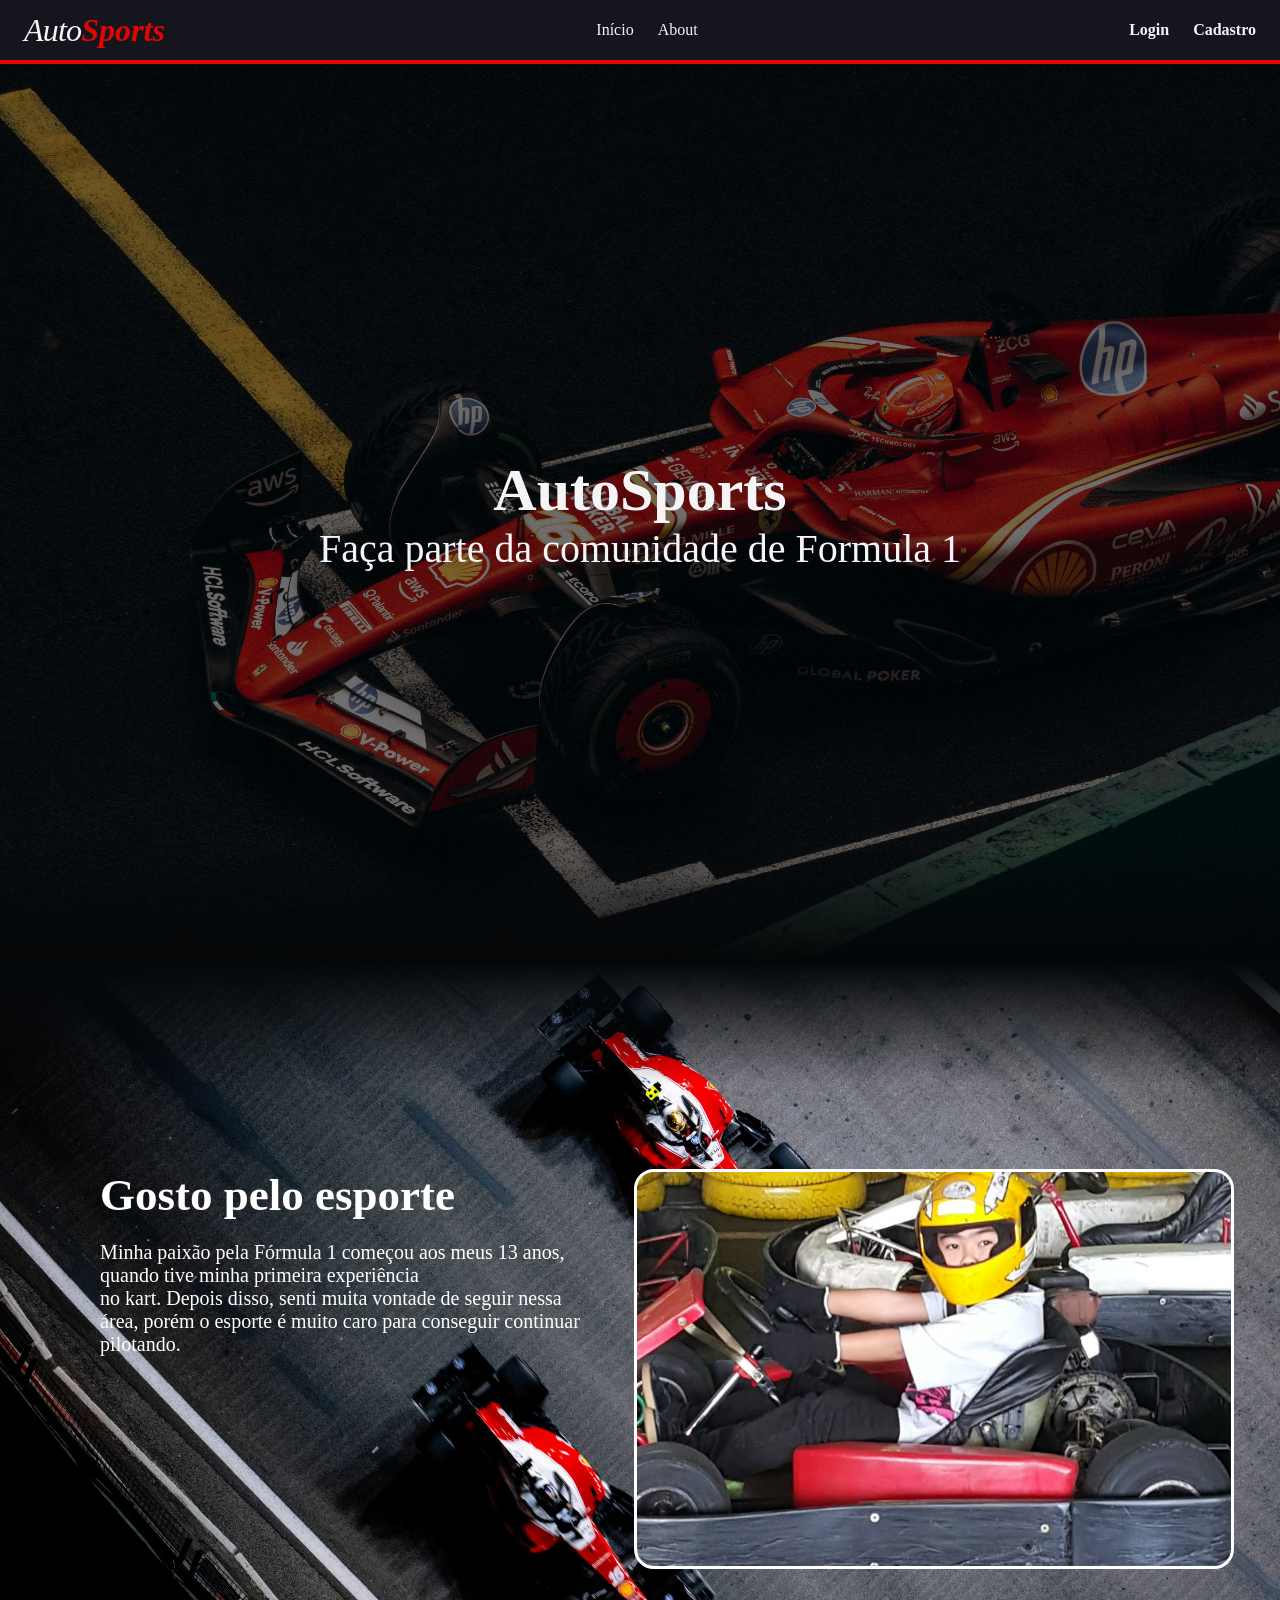
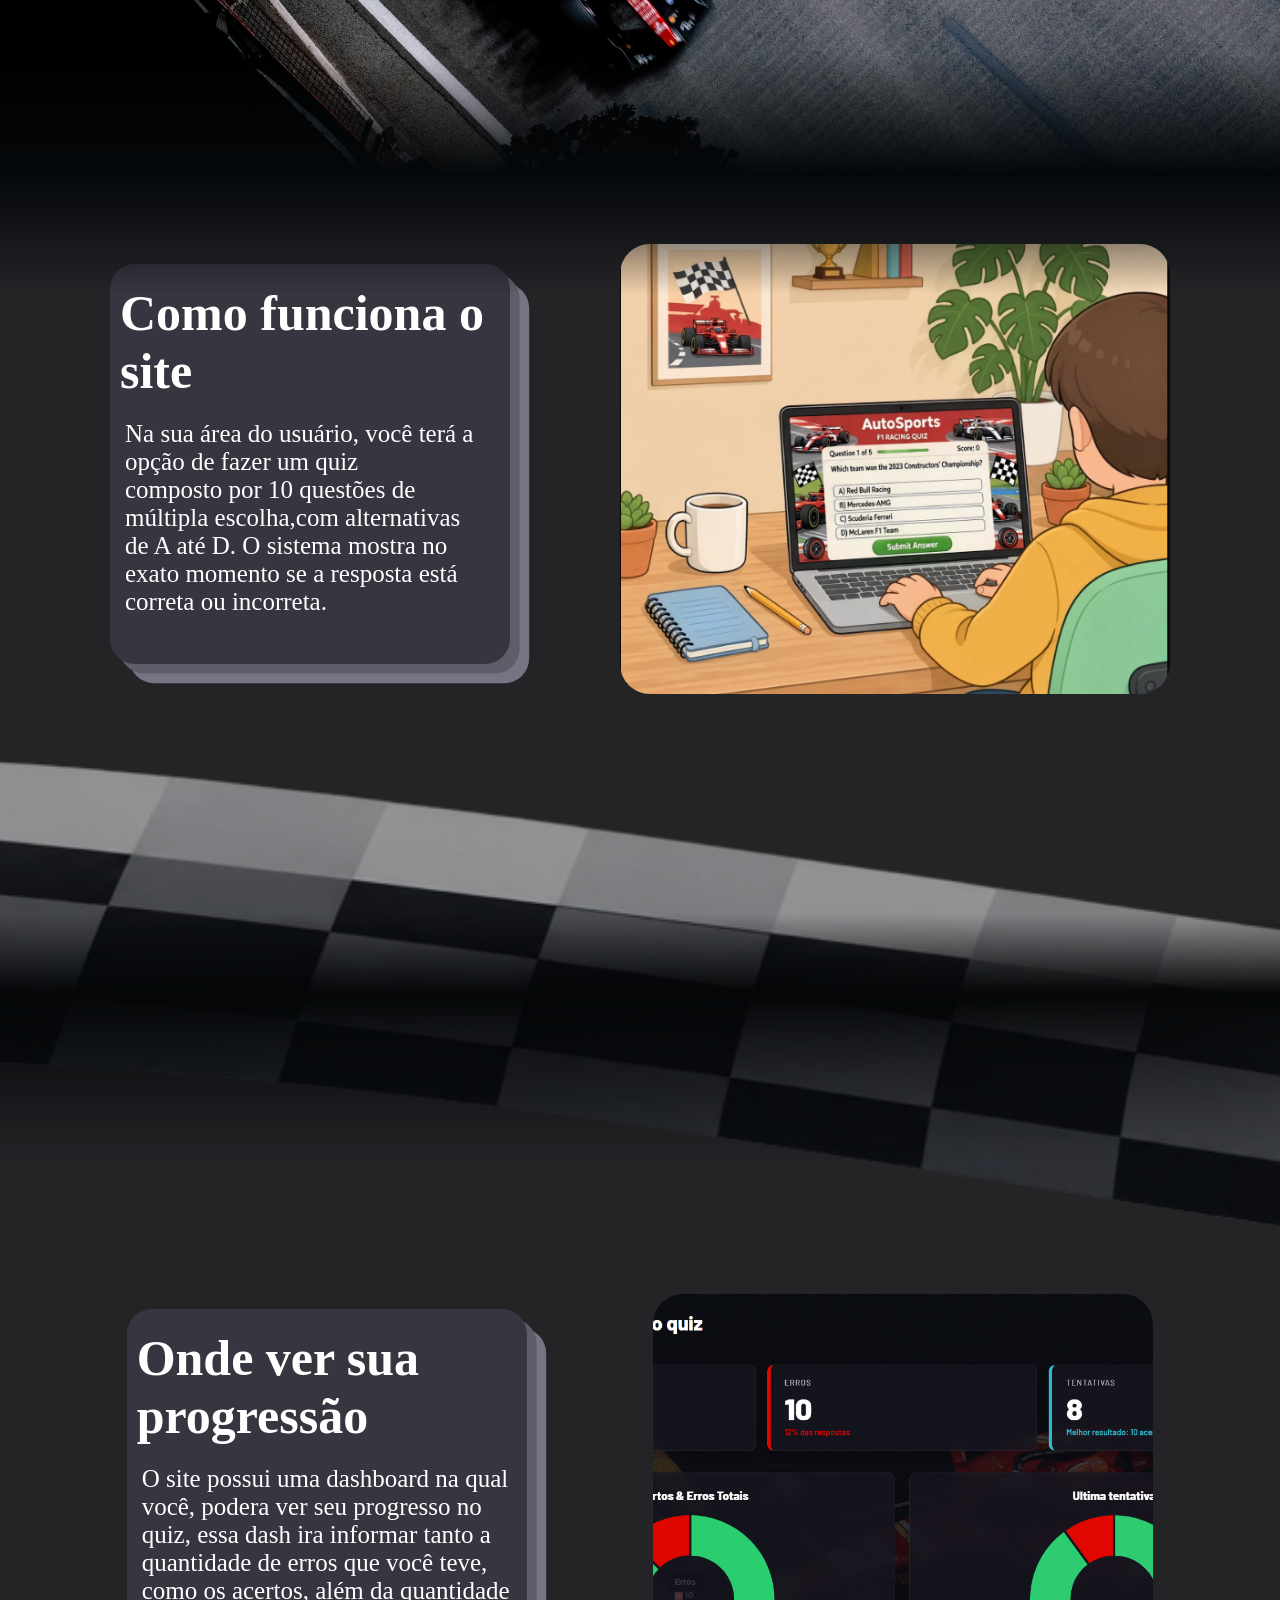
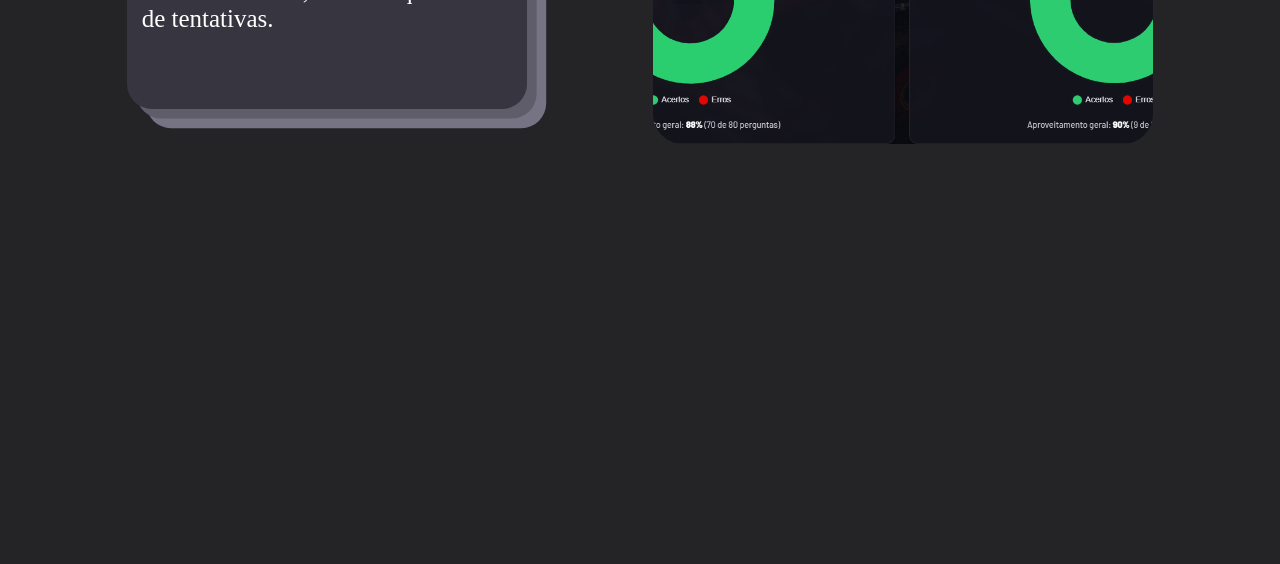
<file: public/index.html>
<!DOCTYPE html>
<html lang="en">

<head>
    <meta charset="UTF-8">
    <meta http-equiv="X-UA-Compatible" content="IE=edge">
    <meta name="viewport" content="width=device-width, initial-scale=1.0">

    <title>AutoSports | Página Inicial</title>

    <script src="./js/sessao.js"></script>

    <link rel="stylesheet" href="./css/style.css">
   
</head>

<body>
   
  <header>
    <div class="section_header">
      <div class="texto_logo">
        <span class="logo_leve">Auto</span>
        <span class="logo_forte">Sports</span>
      </div>
    </div>

       <div class="section_header">
        <a href="#Inicio" class="link_header">Início</a>
        <a href="#About" class="link_header">About</a>
    </div>

    <div class="section_header">
      <nav class="menu_navegacao">
        <a href="login.html" class="link_header">Login</a>
        <a href="cadastro.html" class="link_header link_ativo">Cadastro</a>
        
      </nav>
    </div>
  </header>

  <section class="Inicio" id="Inicio">
   <div class="Pagina_Inicio" >
    <div class="Escrita_Inicio">
      <h1>AutoSports</h1>
      <p>Faça parte da comunidade de Formula 1</p>
    </div>
      
    </div>
  </section>

  <section class="about">
    <div class="Pagina_About" id="About">
      <div class="Escritos">
      <h2>Gosto pelo esporte</h2>
      <p class="historiaPessoal">
        Minha paixão pela Fórmula 1 começou aos meus 13 anos,<br>
        quando tive minha primeira experiência<br>
         no kart. Depois disso, senti muita vontade de seguir nessa <br> 
         área, porém o esporte é muito caro para conseguir continuar <br>pilotando.</p>
      </div>
      <div class="Imagem_kart"></div>
    </div>
  </section>

  <section class="Funcionamento" id="funcionamento" >
     <div class="Pag_Funcionamento">
      <div class="Funcionamento_Escrita">
         <h2>Como funciona o site</h2>
      <p>Na sua área do usuário, você terá a opção de fazer um quiz<br> 
        composto por 10 questões de múltipla escolha,com alternativas<br>
         de A até D. O sistema mostra no exato momento se a resposta está correta
     ou incorreta.
      </p>
      </div>
       <div class="Funcionamento_Imagem"></div>
      </div>
     </div>
     <div class="Transicao_Inferior"></div>
  </section>

  <section class="Dashboard" id="DashBoard">
      <div class="Transicao_Superior"></div>
       <div class="Pag_Dashboard">
       
      <div class="Dashboard_Escrita">
         <h2>Onde ver sua progressão</h2>
      <p>O site possui uma dashboard na qual<br>
         você, podera ver seu progresso no <br>
         quiz, essa dash ira informar tanto a <br>
         quantidade de erros que você teve, <br>
        como os acertos, além da quantidade de tentativas.
      </p>
      </div>
       <div class="Dashboard_Imagem"></div>
      </div>
     
     </div>


      </div>






  </section>




 </body>


</html>
</file>
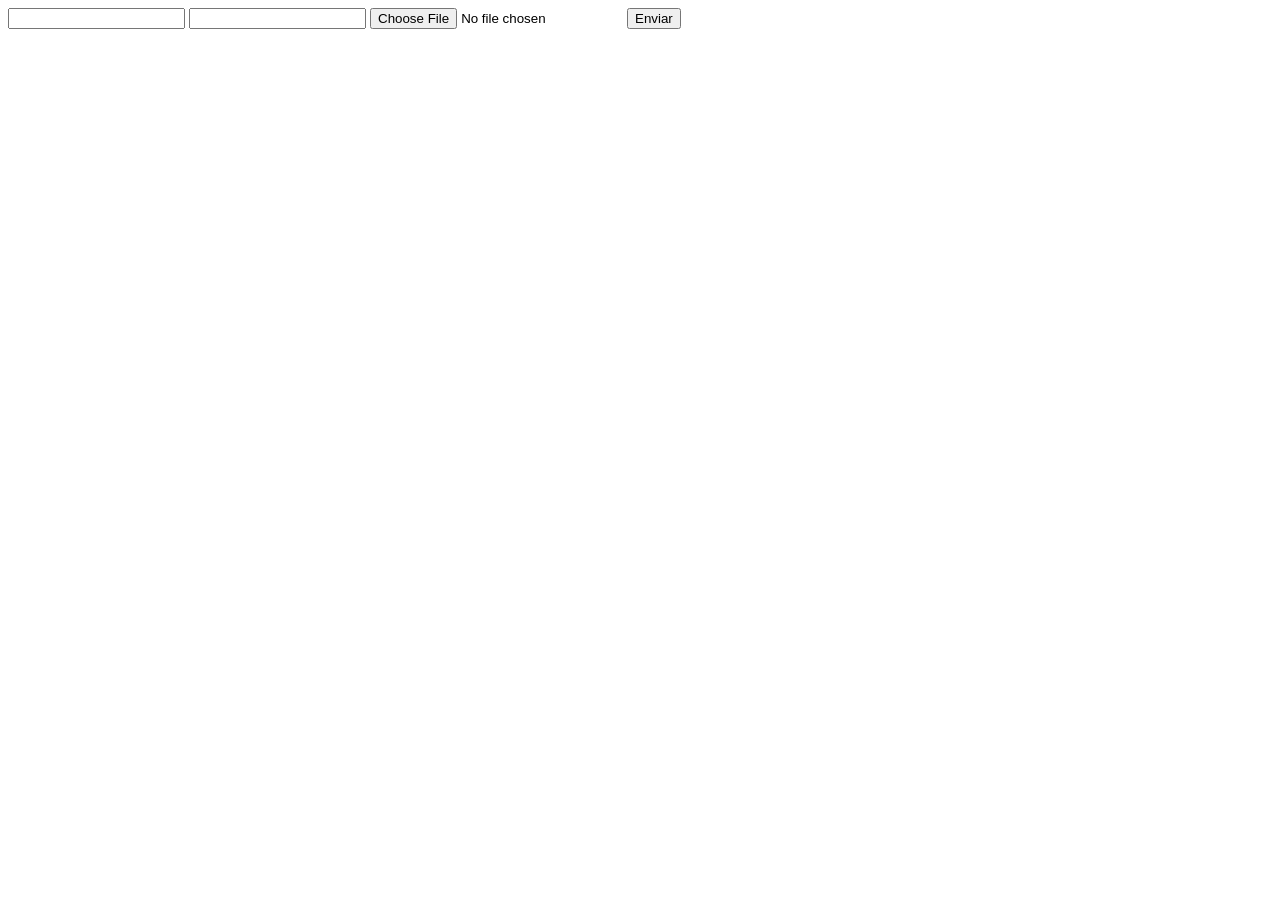
<file: DOCUMENTOS_DE_APOIO/exemplo_de_upload_de_arquivo/public/index.html>
<!DOCTYPE html>
<html lang="en">

<head>
  <meta charset="UTF-8">
  <meta http-equiv="X-UA-Compatible" content="IE=edge">
  <meta name="viewport" content="width=device-width, initial-scale=1.0">
  <title>Upload</title>
</head>

<body>

  <div>
    <input name="nome" id="nome" type="text" />
    <input name="email" id="email" type="url" />
    <input name="foto" id="foto" type="file" />
    <button onclick="enviar()">Enviar</button>
  </div>

  <div id="container"></div>
</body>

</html>

<script>
  function enviar() {
    const formData = new FormData();
    formData.append('foto', foto.files[0])
    formData.append('nome', nome.value)
    formData.append('email', email.value)

    fetch("/usuarios/cadastro", {
      method: "POST",
      body: formData
    })
      .then(res => {
        window.location = "./perfil.html"
      })
      .catch(err => {
        console.log(err);
      })
  }
</script>
</file>
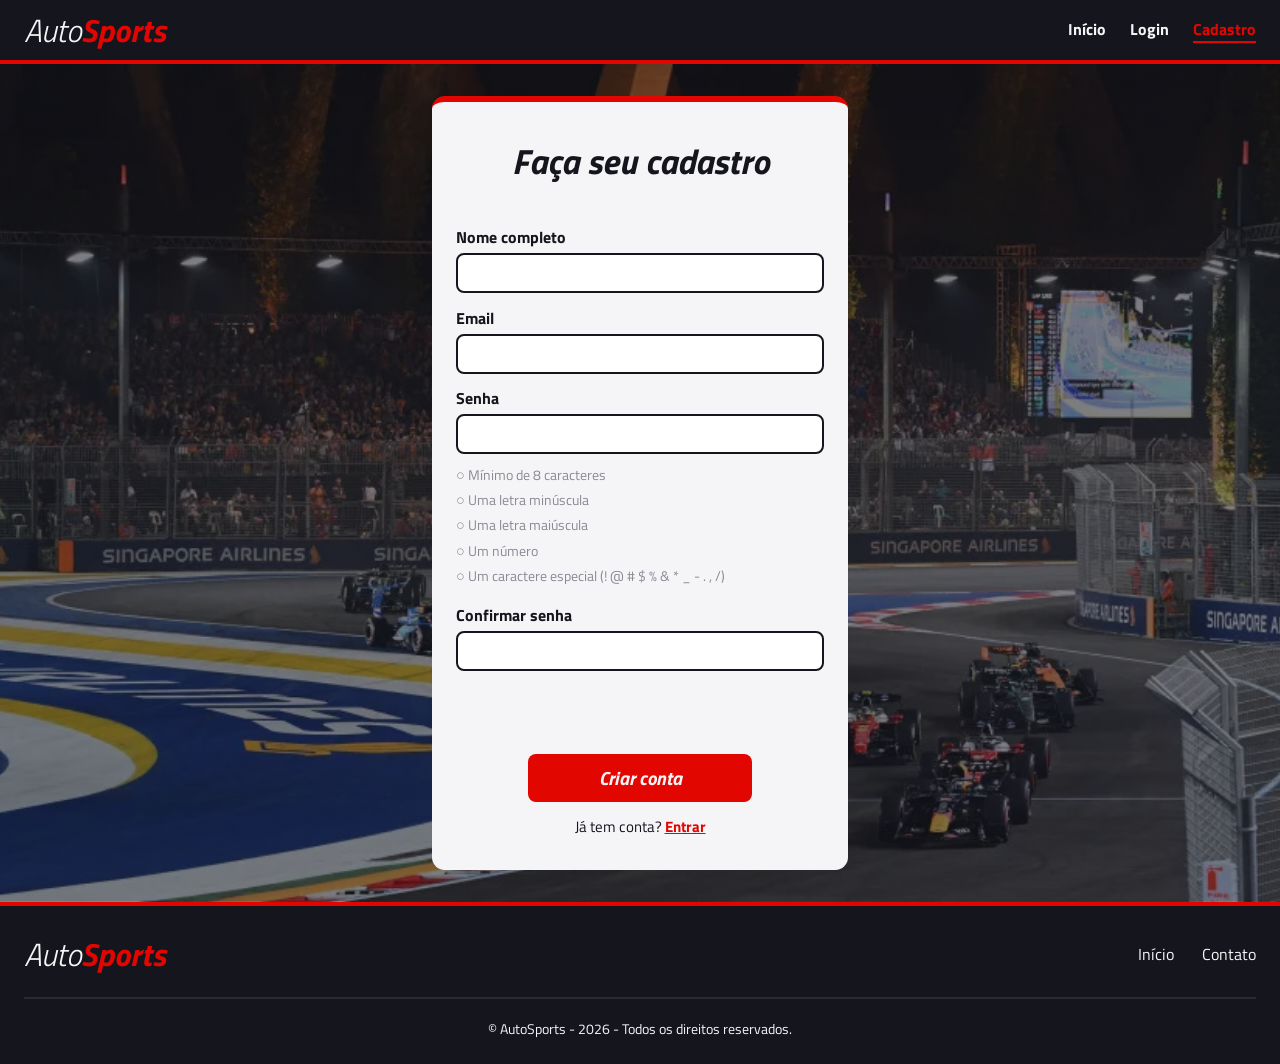
<file: public/cadastro.html>
<!DOCTYPE html>
<html lang="pt-br">

<head>
  <meta charset="UTF-8">
  <meta name="viewport" content="width=device-width, initial-scale=1.0">
  <script src="./js/sessao.js"></script>
  <title>AutoSports | Cadastro</title>
  <link rel="stylesheet" href="./css/cadstyle.css">
</head>

<body>
  <header>
    <div class="section_header">
      <div class="texto_logo">
        <span class="logo_leve">Auto</span>
        <span class="logo_forte">Sports</span>
      </div>
    </div>

    <div class="section_header">
      <nav class="menu_navegacao">
        <a href="index.html" class="link_header">Início</a>
        <a href="login.html" class="link_header">Login</a>
        <a href="cadastro.html" class="link_header link_ativo">Cadastro</a>
      </nav>
    </div>
  </header>



  <section id="PaginaCad" class="PaginaCad">
    <div class="CadImagem">

      <div class="AreaDoCad">

        <div class="DivCad">
          <h2>Faça seu cadastro</h2>
        </div>

        <div class="DivCad">
          <label for="ipt_CadastroNome">Nome completo</label>
          <input class="LocalDeInsert" type="text" id="ipt_CadastroNome">

          <label for="ipt_CadastroEmail">Email</label>
          <input class="LocalDeInsert" type="email" id="ipt_CadastroEmail">

          <label for="ipt_CadastroSenha">Senha</label>
          <input class="LocalDeInsert" type="password" id="ipt_CadastroSenha" oninput="Validar()">


          <ul class="RegrasSenha">
            <li id="regra_tamanho">○ Mínimo de 8 caracteres</li>
            <li id="regra_min">○ Uma letra minúscula</li>
            <li id="regra_mai">○ Uma letra maiúscula</li>
            <li id="regra_num">○ Um número</li>
            <li id="regra_esp">○ Um caractere especial (! @ # $ % & * _ - . , /)</li>
          </ul>

          <label for="ipt_CadastroConfirmarSenha">Confirmar senha</label>
          <input class="LocalDeInsert" type="password" id="ipt_CadastroConfirmarSenha" oninput="ValidarConfirmacao()">
          <div id="Mensagem_confirmacao" class="Mensagem"></div>
        </div>

        <div id="Mensagem_cadastro" class="Mensagem MensagemGeral"></div>

        <div class="DivBotao">
          <button id="btn_cadastrar" class="ButtonCad" onclick="Cadastrar()">Criar conta</button>
          <p class="JaTemConta">Já tem conta? <a href="login.html">Entrar</a></p>
        </div>

      </div>

    </div>
  </section>



  <footer>
    <div class="footer_topo">
      <div class="texto_logo">
        <span class="logo_leve">Auto</span>
        <span class="logo_forte">Sports</span>
      </div>

      <nav>
        <a href="../institucional/institucional.html" class="link_footer">Início</a>
        <a onclick="contato_popup.showModal()" class="link_footer">Contato</a>
      </nav>
    </div>

    <dialog id="contato_popup">
      <h2>Fale com a gente</h2>
      <button onclick="contato_popup.close()">Fechar</button>
    </dialog>

    <hr>
    <span class="footer_copy">© AutoSports - 2026 - Todos os direitos reservados.</span>
  </footer>

  <script>

    let SenhaValida = false;

    function Validar() {
      let textos = ['Mínimo de 8 caracteres', 'Uma letra minúscula', 'Uma letra maiúscula', 'Um número', 'Um caractere especial (! @ # $ % & * _ - . , /)'];
      let senha = ipt_CadastroSenha.value;
      let numeros = '0123456789';
      let letrasMin = 'abcdefghijklmnopqrstuvwxyz';
      let letrasMai = 'ABCDEFGHIJKLMNOPQRSTUVWXYZ';
      let caracterEspecial = '!@#$%&*_-.,/';


      let regras = [regra_tamanho, regra_min, regra_mai, regra_num, regra_esp];


      let cumpridas = [false, false, false, false, false];


      if (senha.length >= 8) {
        cumpridas[0] = true;
      }


      for (let i = 0; i < senha.length; i++) {
        if (letrasMin.includes(senha[i])) {
          cumpridas[1] = true;
        }
        if (letrasMai.includes(senha[i])) {
          cumpridas[2] = true;
        }
        if (numeros.includes(senha[i])) {
          cumpridas[3] = true;
        }
        if (caracterEspecial.includes(senha[i])) {
          cumpridas[4] = true;
        }
      }


      for (let i = 0; i < regras.length; i++) {
        if (cumpridas[i] == true) {
          regras[i].innerHTML = "✓ " + textos[i];
          regras[i].style.color = "green";
        } else {
          regras[i].innerHTML = "○ " + textos[i];
          regras[i].style.color = "gray";
        }
      }


      SenhaValida = true;
      for (let i = 0; i < cumpridas.length; i++) {
        if (cumpridas[i] == false) {
          SenhaValida = false;
        }
      }

      ValidarConfirmacao();
    }


    function ValidarConfirmacao() {
      let senha = ipt_CadastroSenha.value;
      let confirma = ipt_CadastroConfirmarSenha.value;

      if (confirma.length == 0) {
        Mensagem_confirmacao.innerHTML = "";
      }
      else if (confirma == senha) {
        Mensagem_confirmacao.innerHTML = "As senhas conferem";
        Mensagem_confirmacao.style.color = "green";
      }
      else {
        Mensagem_confirmacao.innerHTML = "As senhas não conferem";
        Mensagem_confirmacao.style.color = "red";
      }
    }

    function Cadastrar() {
      let ax_Nome = ipt_CadastroNome.value.trim();
      let ax_Email = ipt_CadastroEmail.value.trim();
      let ax_Senha = ipt_CadastroSenha.value;
      let ax_ConfirmaSenha = ipt_CadastroConfirmarSenha.value;


      Mensagem_cadastro.style.color = "red";

      if (ax_Nome == '') {
        Mensagem_cadastro.innerHTML = 'Informe seu nome completo para continuar.';
      }
      else if (ax_Nome.split(' ').length < 2) {
        Mensagem_cadastro.innerHTML = 'Digite nome e sobrenome.';
      }
      else if (ax_Email == '') {
        Mensagem_cadastro.innerHTML = 'Informe seu email para continuar.';
      }
      else if (!ax_Email.includes('@') || !ax_Email.includes('.') || ax_Email.indexOf('@') > ax_Email.lastIndexOf('.')) {
        Mensagem_cadastro.innerHTML = 'Digite um email válido, como voce@email.com.';
      }
      else if (ax_Senha == '') {
        Mensagem_cadastro.innerHTML = 'Crie uma senha para continuar.';
      }
      else if (!SenhaValida) {
        Mensagem_cadastro.innerHTML = 'Sua senha precisa cumprir todas as regras da lista.';
      }
      else if (ax_ConfirmaSenha == '') {
        Mensagem_cadastro.innerHTML = 'Digite a senha novamente para confirmar.';
      }
      else if (ax_ConfirmaSenha != ax_Senha) {
        Mensagem_cadastro.innerHTML = 'As senhas não conferem.';
      }
      else {
        
        btn_cadastrar.disabled = true;
        Mensagem_cadastro.style.color = "gray";
        Mensagem_cadastro.innerHTML = 'Enviando...';

      
        fetch("/usuarios/cadastrar", {
          method: "POST",
          headers: { "Content-Type": "application/json" },
          body: JSON.stringify({
            nomeServer: ax_Nome,
            emailServer: ax_Email,
            senhaServer: ax_Senha
          })
        })
          .then(function (resposta) {
            if (resposta.ok) {
              Mensagem_cadastro.style.color = "green";
              Mensagem_cadastro.innerHTML = 'Cadastro realizado com sucesso! Redirecionando para o login...';

              setTimeout(function () {
                window.location = "login.html";
              }, 1500);
            } else {
             
              resposta.json().then(function (erro) {
                Mensagem_cadastro.style.color = "red";

                if (String(erro).includes("Duplicate")) {
                  Mensagem_cadastro.innerHTML = 'Este email já está cadastrado.';
                } else {
                  Mensagem_cadastro.innerHTML = 'Não foi possível realizar o cadastro. Tente novamente.';
                }
                btn_cadastrar.disabled = false;
              }).catch(function () {
                Mensagem_cadastro.style.color = "red";
                Mensagem_cadastro.innerHTML = 'Não foi possível realizar o cadastro. Tente novamente.';
                btn_cadastrar.disabled = false;
              });
            }
          })
          .catch(function () {
            Mensagem_cadastro.style.color = "red";
            Mensagem_cadastro.innerHTML = 'Erro ao conectar com o servidor.';
            btn_cadastrar.disabled = false;
          });
      }
       fetch("/usuarios/cadastrar", {
      method: "POST",
      headers: {
        "Content-Type": "application/json",
      },
      body: JSON.stringify({

        nomeServer: nomeVar,
        emailServer: emailVar,
        senhaServer: senhaVar,
        idEmpresaVincularServer: idEmpresaVincular
      }),
    })
      .then(function (resposta) {
        console.log("resposta: ", resposta);

        if (resposta.ok) {
          cardErro.style.display = "block";

          mensagem_erro.innerHTML =
            "Cadastro realizado com sucesso! Redirecionando para tela de Login...";

          setTimeout(() => {
            window.location = "login.html";
          }, "2000");

          limparFormulario();
          finalizarAguardar();
        } else {
          throw "Houve um erro ao tentar realizar o cadastro!";
        }
      })
      .catch(function (resposta) {
        console.log(`#ERRO: ${resposta}`);
        finalizarAguardar();
      });

    return false;
  }
    
  </script>

</body>

</html>
</file>
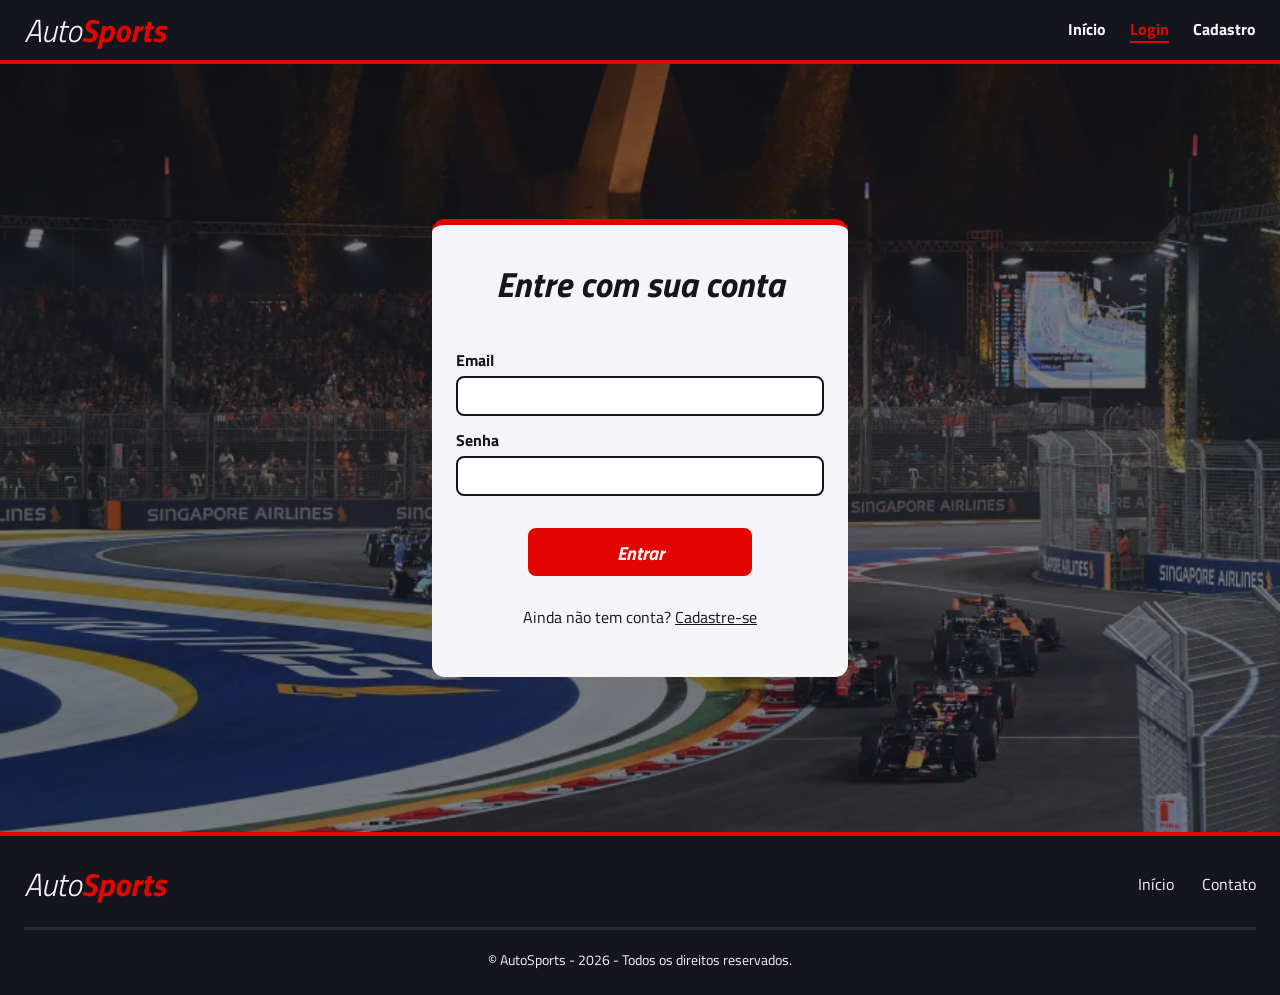
<file: public/login.html>
<!DOCTYPE html>
<html lang="pt-BR">

<head>
  <meta charset="UTF-8">
  <meta name="viewport" content="width=device-width, initial-scale=1.0">
  <title>AutoSports | Login</title>
  <link rel="stylesheet" href="./css/login.css">
</head>

<body>
  <header>
    <div class="section_header">
      <div class="texto_logo">
        <span class="logo_leve">Auto</span>
        <span class="logo_forte">Sports</span>
      </div>
    </div>

    <div class="section_header">
      <nav class="menu_navegacao">
        <a href="index.html" class="link_header">Início</a>
        <a href="login.html" class="link_header link_ativo">Login</a>
        <a href="cadastro.html" class="link_header">Cadastro</a>
      </nav>
    </div>
  </header>



  <section id="PaginaCad" class="PaginaCad">
    <div class="CadImagem">

      <div class="AreaDoCad">

        <div class="DivCad">
          <h2>Entre com sua conta</h2>
        </div>

        <div class="DivCad">
          <label for="ipt_LoginEmail">Email</label>
          <input class="LocalDeInsert" type="email" id="ipt_LoginEmail">

          <label for="ipt_LoginSenha">Senha</label>
          <input class="LocalDeInsert" type="password" id="ipt_LoginSenha">
        </div>

        <div id="Mensagem_login" class="Mensagem MensagemGeral"></div>

        <div class="DivBotao">
          <button id="btn_entrar" class="ButtonCad" onclick="Entrar()">Entrar</button>
          <p class="JaTemConta">Ainda não tem conta? <a href="./cadastro.html">Cadastre-se</a></p>
        </div>

      </div>

    </div>
  </section>



  <footer>
    <div class="footer_topo">
      <div class="texto_logo">
        <span class="logo_leve">Auto</span>
        <span class="logo_forte">Sports</span>
      </div>

      <nav>
        <a href="../institucional/institucional.html" class="link_footer">Início</a>
        <a onclick="contato_popup.showModal()" class="link_footer">Contato</a>
      </nav>
    </div>

    <dialog id="contato_popup">
      <h2>Fale com a gente</h2>
      <button onclick="contato_popup.close()">Fechar</button>
    </dialog>

    <hr>
    <span class="footer_copy">© AutoSports - 2026 - Todos os direitos reservados.</span>
  </footer>

  <script>

    const PAGINA_APOS_LOGIN = "../exemplo_de_quiz/EXEMPLO_QUIZZ.html";

    // apertar Enter em qualquer campo também faz o login
    ipt_LoginEmail.addEventListener("keydown", function (e) {
      if (e.key == "Enter") Entrar();
    });
    ipt_LoginSenha.addEventListener("keydown", function (e) {
      if (e.key == "Enter") Entrar();
    });

    function Entrar() {
      let ax_Email = ipt_LoginEmail.value.trim();
      let ax_Senha = ipt_LoginSenha.value;

      Mensagem_login.style.color = "red";

      if (ax_Email == '') {
        Mensagem_login.innerHTML = 'Informe seu email para continuar.';
      }
      else if (ax_Senha == '') {
        Mensagem_login.innerHTML = 'Informe sua senha para continuar.';
      }
      else {
        btn_entrar.disabled = true;
        Mensagem_login.style.color = "gray";
        Mensagem_login.innerHTML = 'Entrando...';

      
        fetch("/usuarios/autenticar", {
          method: "POST",
          headers: { "Content-Type": "application/json" },
          body: JSON.stringify({
            emailServer: ax_Email,
            senhaServer: ax_Senha
          })
        })
          .then(function (resposta) {
            if (resposta.ok) {
              resposta.json().then(function (json) {
                sessionStorage.ID_USUARIO = json.id;
                sessionStorage.NOME_USUARIO = json.nomeCompleto;
                sessionStorage.EMAIL_USUARIO = json.email;

                Mensagem_login.style.color = "green";
                Mensagem_login.innerHTML = 'Login realizado! Redirecionando...';

                setTimeout(function () {
                  window.location = PAGINA_APOS_LOGIN;
                }, 1000);
              });
            } else {
              Mensagem_login.style.color = "red";

              if (resposta.status == 403) {
                
                Mensagem_login.innerHTML = 'Email ou senha incorretos.';
              } else {
                Mensagem_login.innerHTML = 'Não foi possível fazer o login. Tente novamente.';
              }
              btn_entrar.disabled = false;
            }
          })
          .catch(function () {
            Mensagem_login.style.color = "red";
            Mensagem_login.innerHTML = 'Erro ao conectar com o servidor.';
            btn_entrar.disabled = false;
          });
      }
    }
  </script>

</body>

</html>
</file>
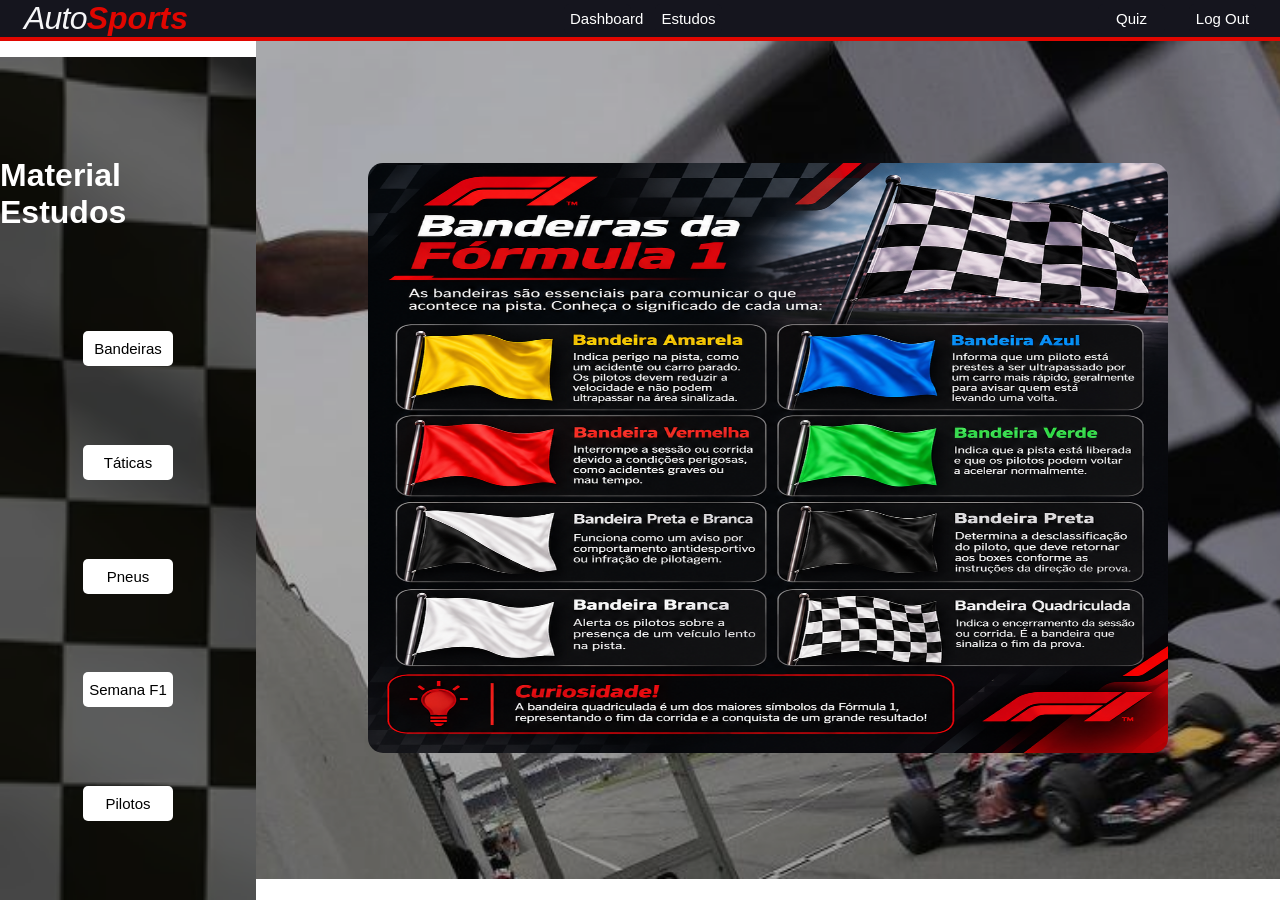
<file: public/dashboard/historia.html>
<!DOCTYPE html>
<html lang="en">
<head>
    <meta charset="UTF-8">
    <meta name="viewport" content="width=device-width, initial-scale=1.0">
    <link rel="stylesheet" href="../css/historia.css">
    <script src="../js/sessao.js"></script>
    <title>Document</title>
</head>

<body>

   <div class="janela">
        <div class="header-left">
            <h1>Material Estudos</h1>
            
           
            <div class="Historia" >
                 <button class="btn-sideBar1" onclick="historia()">Bandeiras</button> 
            </div>

            <div class="taticas" >
                <button class="btn-sideBar1" onclick="taticas()">Táticas</button>
            </div>
         
            <div class="pneus">
                <button class="btn-sideBar1" onclick="pneus()">Pneus</button>
            </div>

            <div class="semanaF1">
                <button class="btn-sideBar1" onclick="semanaF1()">Semana F1</button>
            </div>

            <div class="pontuacoes">
                <button class="btn-sideBar1" onclick="pilotos()">Pilotos</button>
            </div>

        </div>
    </div>

    <header>
    <div class="section_header">
      <div class="texto_logo">
        <span class="logo_leve">Auto</span>
        <span class="logo_forte">Sports</span>
      </div>
    </div>

       <div class="section_header">
        <div class="DashBoard-esquerdo" >
                 <button class="btn-sideBar" onclick="dashboard()" >Dashboard</button>
            </div>

        
            <div class="Historia" >
                 <button class="btn-sideBar" onclick="historia()">Estudos</button> 
            </div>
      
    </div>

    <div class="section_header">
      <nav class="menu_navegacao">
           <div class="quiz" >
                 <button class="btn-sideBar" onclick="Quiz()">Quiz</button>
            </div>
         <div class="logout" >
                <button class="btn-sideBar" onclick="limparSessao()">Log Out</button>
            </div>
       
      </nav>
    </div>
  </header>


        
        <section class="Bandeiras">
                  <div class="explicacao-regra">
                    <div class="imagem-regra">
                        <img src="../assets/bandeira-explicacao.png" alt="">
                    </div>
            </div>
        </section>

      

        
    
</body>

<script>
    function Quiz(){
        window.location = "../exemplo_de_quiz/EXEMPLO_QUIZZ.html"
    }
    
    function dashboard(){
        window.location = "./dashboard.html"
    }
    
    
    function taticas(){
        window.location = "./taticas.html"
    }


    function pneus(){
        window.location = "./pneus.html"
    }

    function semanaF1(){
        window.location = "./semanaF1.html"
    }

    function pilotos(){
        window.location = "./pilotos.html"
    }




</script>
</html>
</file>
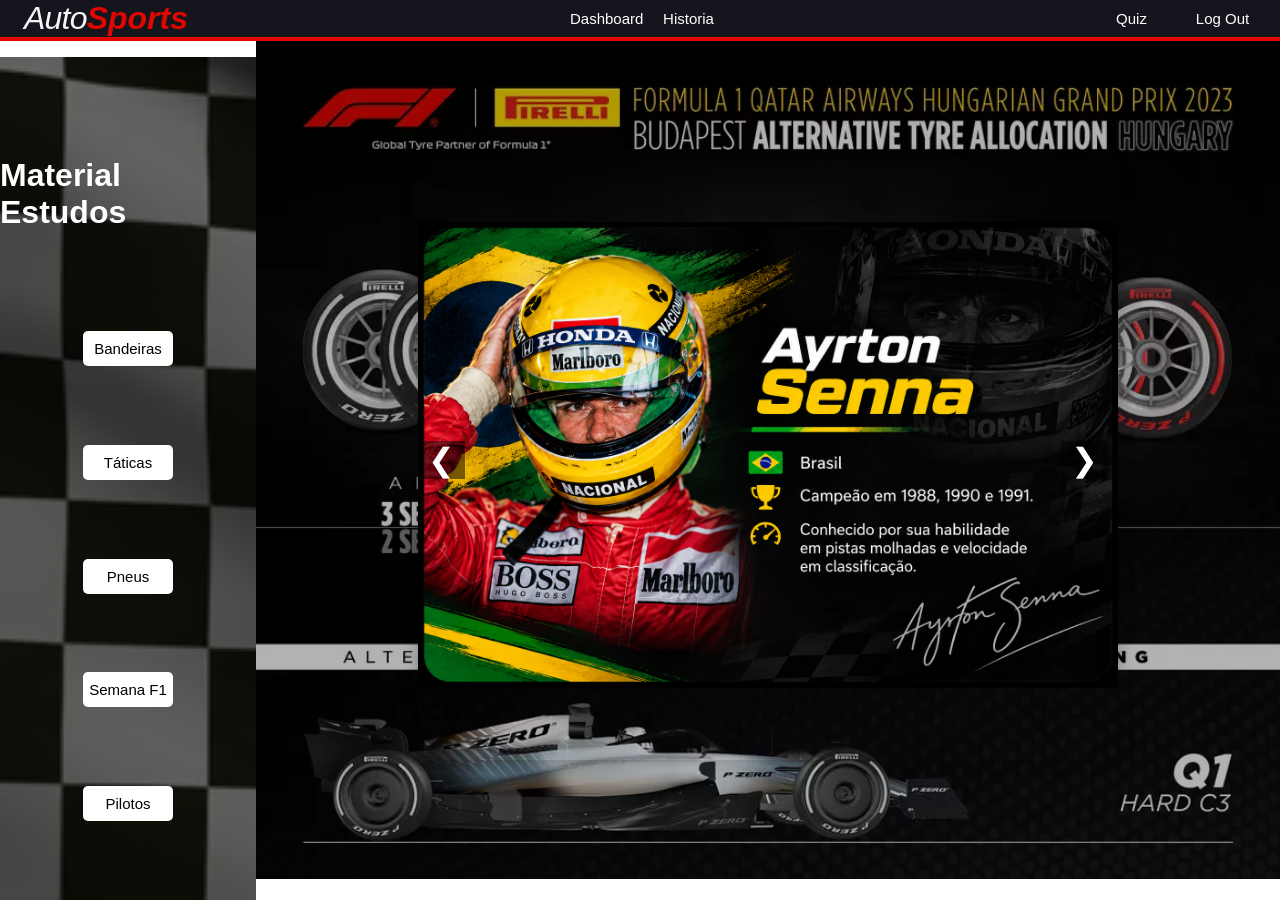
<file: public/dashboard/pilotos.html>
<!DOCTYPE html>
<html lang="pt-BR">
  <head>
    <meta charset="UTF-8" />
    <meta name="viewport" content="width=device-width, initial-scale=1.0" />
    <title>Carrossel de Imagens</title>
    <link rel="stylesheet" href="../css/pilotos.css" />
     <script src="../js/sessao.js"></script>
  
  </head>
  <body>

     <div class="janela">
        <div class="header-left">
            <h1>Material Estudos</h1>

            <div class="Historia" >
                 <button class="btn-sideBar1" onclick="historia()">Bandeiras</button> 
            </div>

            <div class="taticas" >
                <button class="btn-sideBar1" onclick="taticas()">Táticas</button>
            </div>
         
            <div class="pneus">
                <button class="btn-sideBar1" onclick="pneus()">Pneus</button>
            </div>

            <div class="semanaF1">
                <button class="btn-sideBar1" onclick="semanaF1()">Semana F1</button>
            </div>

            <div class="pontuacoes">
                <button class="btn-sideBar1" onclick="pilotos()">Pilotos</button>
            </div>
        </div>
    </div>

    <header>
    <div class="section_header">
      <div class="texto_logo">
        <span class="logo_leve">Auto</span>
        <span class="logo_forte">Sports</span>
      </div>
    </div>

       <div class="section_header">
        <div class="DashBoard-esquerdo" >
                 <button class="btn-sideBar" onclick="dashboard()" >Dashboard</button>
            </div>

        
            <div class="Historia" >
                 <button class="btn-sideBar" onclick="historia()">Historia</button> 
            </div>
      
    </div>

    <div class="section_header">
      <nav class="menu_navegacao">
           <div class="quiz" >
                 <button class="btn-sideBar" onclick="Quiz()">Quiz</button>
            </div>
         <div class="logout" >
                <button class="btn-sideBar" onclick="limparSessao()">Log Out</button>
            </div>
       
      </nav>
    </div>
  </header>

    <section class="Pilotos">
            <div class="explicacao-pilotos">
                <div class="imagem-pilotos"> 
                         <div class="carrossel">
                    <div class="slides">
        <img src="../assets/AyrtonSenna.png" alt="Imagem 1" />
        <img src="../assets/MichaelSchumacher.png" alt="Imagem 2" />
        <img src="../assets/Hamilton.jpg" alt="Imagem 3" />
        <img src="../assets/Vettel.jpg" alt="Imagem 4" />
         <img src="../assets/Max.jpg" alt="Imagem 5" />
      </div>
      <button class="btn prev">&#10094;</button>
      <button class="btn next">&#10095;</button>
    </div>
    </div>
        <script src="../js/pilotos.js"></script>
                </div>
               
            </div>
       
         
            
      

   
  </body>

  <script>
    function historia(){
        window.location = "./historia.html"
    }

    function Quiz(){
        window.location = "../exemplo_de_quiz/EXEMPLO_QUIZZ.html"
    }
    
    function dashboard(){
        window.location = "./dashboard.html"
    }
    
    
    function taticas(){
        window.location = "./taticas.html"
    }


    function pneus(){
        window.location = "./pneus.html"
    }

  

    function pilotos(){
        window.location = "./pilotos.html"
    }

    function semanaF1(){
        window.location = "./semanaF1.html"
    }

  </script>
</html>

    </section>
</file>
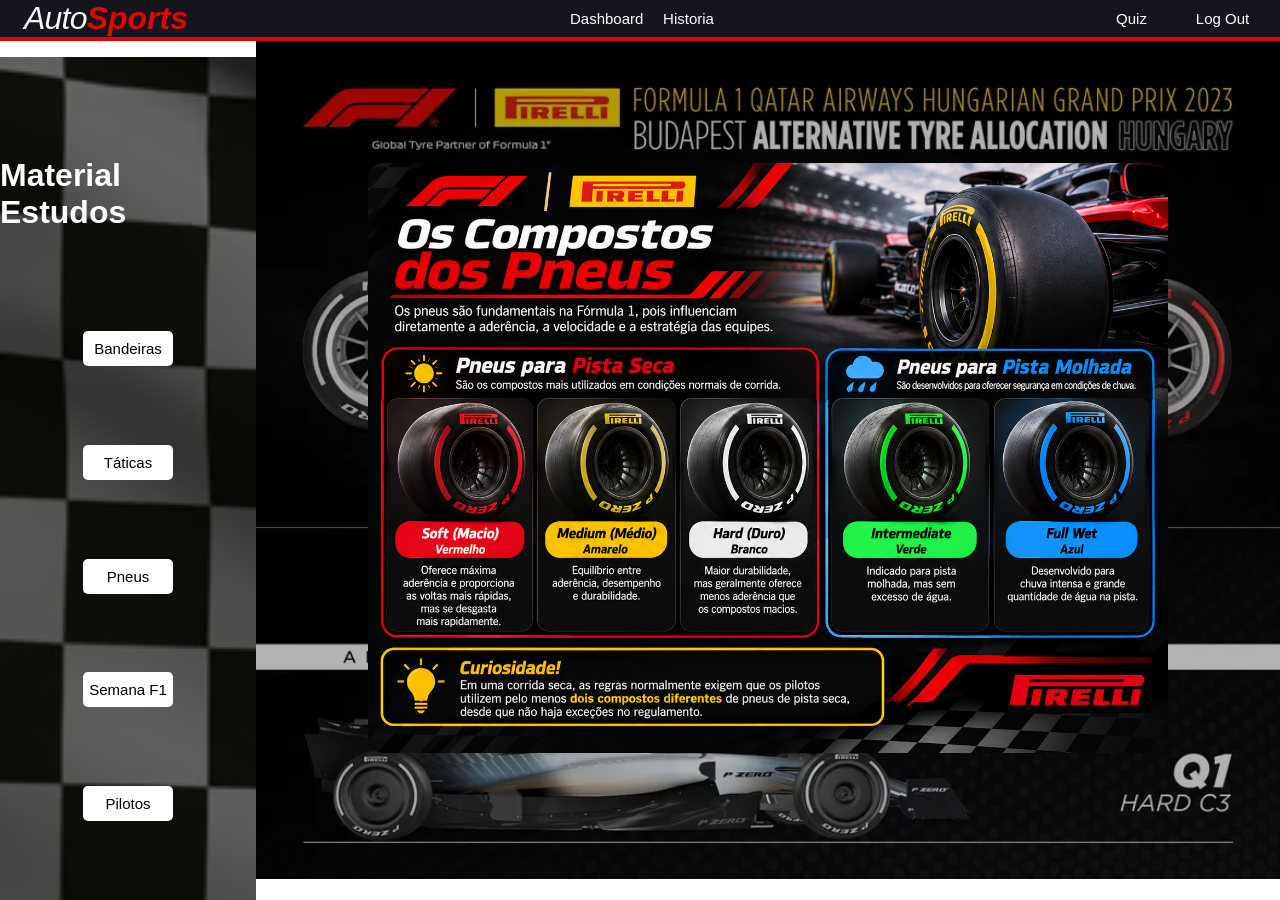
<file: public/dashboard/pneus.html>
<!DOCTYPE html>
<html lang="en">
<head>
    <meta charset="UTF-8">
    <meta name="viewport" content="width=device-width, initial-scale=1.0">
    <link rel="stylesheet" href="../css/pneus.css">
     <script src="../js/sessao.js"></script>
    <title>Document</title>
</head>
<body>
    
       <div class="janela">
        <div class="header-left">
            <h1>Material Estudos</h1>

            <div class="Historia" >
                 <button class="btn-sideBar1" onclick="historia()">Bandeiras</button> 
            </div>

            <div class="taticas" >
                <button class="btn-sideBar1" onclick="taticas()">Táticas</button>
            </div>
         
            <div class="pneus">
                <button class="btn-sideBar1" onclick="pneus()">Pneus</button>
            </div>

            <div class="semanaF1">
                <button class="btn-sideBar1" onclick="semanaF1()">Semana F1</button>
            </div>

            <div class="pontuacoes">
                <button class="btn-sideBar1" onclick="pilotos()">Pilotos</button>
            </div>
        </div>
    </div>

    <header>
    <div class="section_header">
      <div class="texto_logo">
        <span class="logo_leve">Auto</span>
        <span class="logo_forte">Sports</span>
      </div>
    </div>

       <div class="section_header">
        <div class="DashBoard-esquerdo" >
                 <button class="btn-sideBar" onclick="dashboard()" >Dashboard</button>
            </div>

        
            <div class="Historia" >
                 <button class="btn-sideBar" onclick="historia()">Historia</button> 
            </div>
      
    </div>

    <div class="section_header">
      <nav class="menu_navegacao">
           <div class="quiz" >
                 <button class="btn-sideBar" onclick="Quiz()">Quiz</button>
            </div>
         <div class="logout" >
                <button class="btn-sideBar" onclick="limparSessao()">Log Out</button>
            </div>
       
      </nav>
    </div>
  </header>
        <section class="Pneus">
            <div class="explicacao-pneus">
                <div class="imagem-pneus"> 
                     <img src="../assets/pneus-compostos.png" alt="">
                </div>
               
            </div>
        </section>
        
</body>
<script>
    function Quiz(){
        window.location = "../exemplo_de_quiz/EXEMPLO_QUIZZ.html"
    }
    
    function dashboard(){
        window.location = "./dashboard.html"
    }

    function historia(){
        window.location = "./historia.html"
    }
   
   
    function taticas(){
        window.location = "./taticas.html"
    }

    function semanaF1(){
        window.location = "./semanaF1.html"
    }

        function pilotos(){
        window.location = "./pilotos.html"
    }


    
  

    

</script>

</html>
</file>
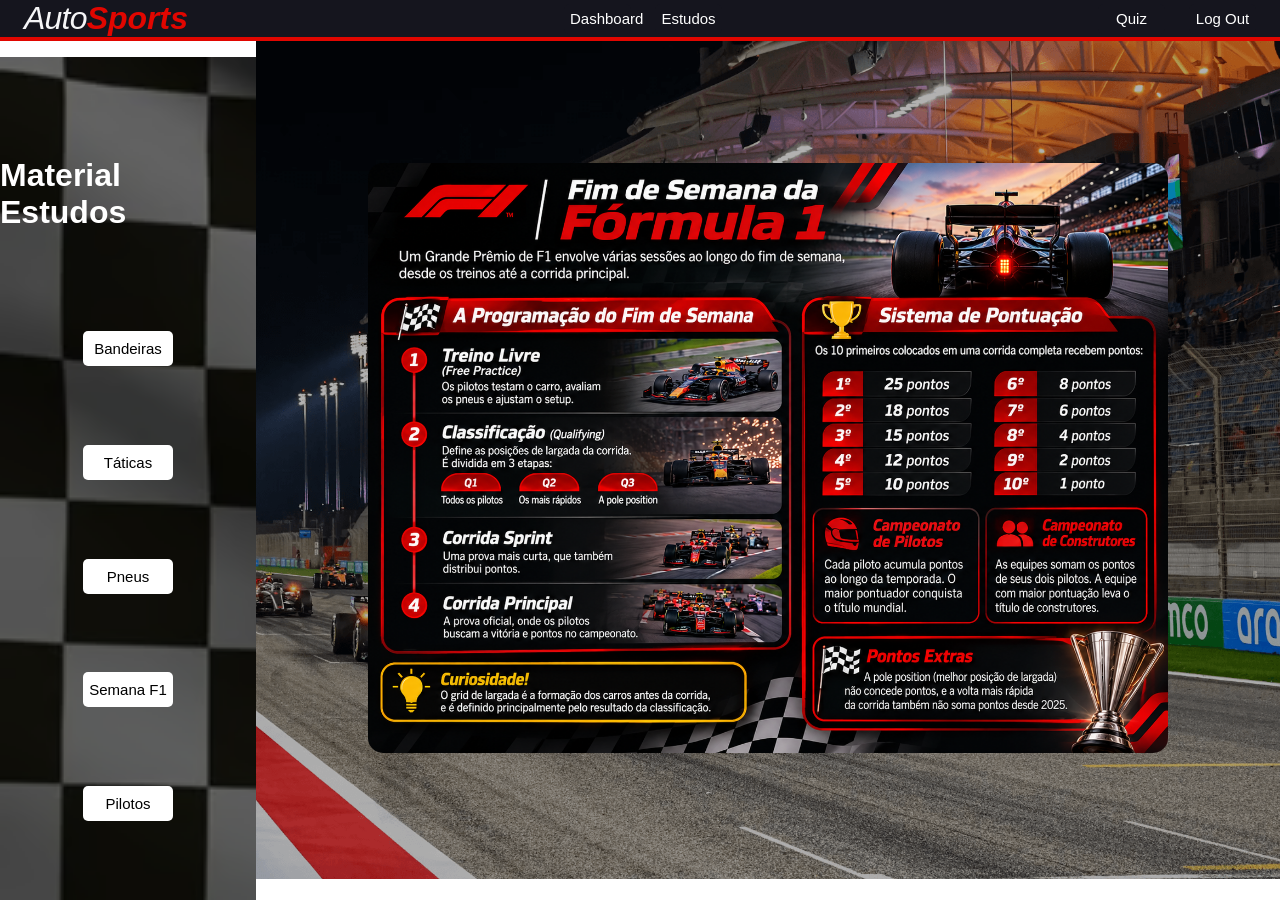
<file: public/dashboard/semanaF1.html>
<!DOCTYPE html>
<html lang="en">
<head>
    <meta charset="UTF-8">
    <meta name="viewport" content="width=device-width, initial-scale=1.0">
    <link rel="stylesheet" href="../css/semanaF1.css">
    <script src="../js/sessao.js"></script>
    <title>Document</title>
</head>

<body>

   <div class="janela">
        <div class="header-left">
            <h1>Material Estudos</h1>
            
           
            <div class="Historia" >
                 <button class="btn-sideBar1" onclick="historia()">Bandeiras</button> 
            </div>

            <div class="taticas" >
                <button class="btn-sideBar1" onclick="taticas()">Táticas</button>
            </div>
         
            <div class="pneus">
                <button class="btn-sideBar1" onclick="pneus()">Pneus</button>
            </div>

            <div class="semanaF1">
                <button class="btn-sideBar1" onclick="semanaF1()">Semana F1</button>
            </div>

            <div class="pontuacoes">
                <button class="btn-sideBar1" onclick="pilotos()">Pilotos</button>
            </div>

        </div>
    </div>

    <header>
    <div class="section_header">
      <div class="texto_logo">
        <span class="logo_leve">Auto</span>
        <span class="logo_forte">Sports</span>
      </div>
    </div>

       <div class="section_header">
        <div class="DashBoard-esquerdo" >
                 <button class="btn-sideBar" onclick="dashboard()" >Dashboard</button>
            </div>

        
            <div class="Historia" >
                 <button class="btn-sideBar" onclick="historia()">Estudos</button> 
            </div>
      
    </div>

    <div class="section_header">
      <nav class="menu_navegacao">
           <div class="quiz" >
                 <button class="btn-sideBar" onclick="Quiz()">Quiz</button>
            </div>
         <div class="logout" >
                <button class="btn-sideBar" onclick="limparSessao()">Log Out</button>
            </div>
       
      </nav>
    </div>
  </header>


        
        <section class="Semana">
                  <div class="explicacao-semana">
                    <div class="imagem-semana">
                        <img src="../assets/semanF1-Principal.png" alt="">
                    </div>
            </div>
        </section>

      

        
    
</body>

<script>


    function historia(){
        window.location = "./historia.html"
    }

    function Quiz(){
        window.location = "../exemplo_de_quiz/EXEMPLO_QUIZZ.html"
    }
    
    function dashboard(){
        window.location = "./dashboard.html"
    }
    
    
    function taticas(){
        window.location = "./taticas.html"
    }


    function pneus(){
        window.location = "./pneus.html"
    }

  

    function pilotos(){
        window.location = "./pilotos.html"
    }
    </script>
    </html>
</file>
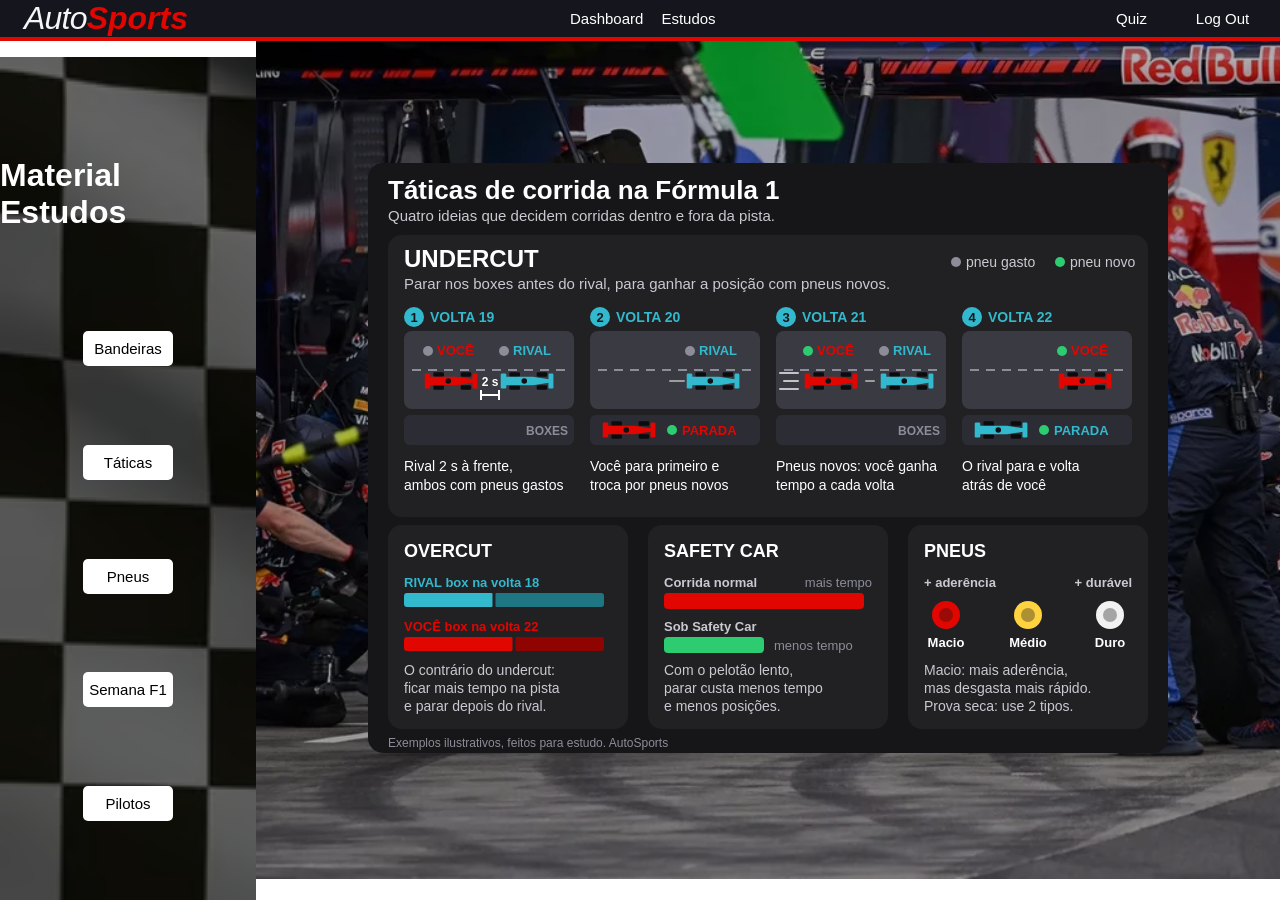
<file: public/dashboard/taticas.html>
<!DOCTYPE html>
<html lang="en">
<head>
    <meta charset="UTF-8">
    <meta name="viewport" content="width=device-width, initial-scale=1.0">
    <link rel="stylesheet" href="../css/taticas.css">
     <script src="../js/sessao.js"></script>
    <title>Document</title>
</head>
<body>
    
       <div class="janela">
        <div class="header-left">
            <h1>Material Estudos</h1>

            <div class="Historia" >
                 <button class="btn-sideBar1" onclick="historia()">Bandeiras</button> 
            </div>

            <div class="taticas" >
                <button class="btn-sideBar1" onclick="taticas()">Táticas</button>
            </div>
         
            <div class="pneus">
                <button class="btn-sideBar1" onclick="pneus()">Pneus</button>
            </div>

            <div class="semanaF1">
                <button class="btn-sideBar1" onclick="semanaF1()">Semana F1</button>
            </div>

            <div class="pontuacoes">
                <button class="btn-sideBar1" onclick="pilotos()">Pilotos</button>
            </div>

          
           

            
             

        </div>
    </div>

    <header>
    <div class="section_header">
      <div class="texto_logo">
        <span class="logo_leve">Auto</span>
        <span class="logo_forte">Sports</span>
      </div>
    </div>

       <div class="section_header">
        <div class="DashBoard-esquerdo" >
                 <button class="btn-sideBar" onclick="dashboard()" >Dashboard</button>
            </div>

        
            <div class="Historia" >
                 <button class="btn-sideBar" onclick="historia()">Estudos</button> 
            </div>
      
    </div>

    <div class="section_header">
      <nav class="menu_navegacao">
           <div class="quiz" >
                 <button class="btn-sideBar" onclick="Quiz()">Quiz</button>
            </div>
         <div class="logout" >
                <button class="btn-sideBar" onclick="limparSessao()">Log Out</button>
            </div>
       
      </nav>
    </div>
  </header>
        <section class="Estrategias">
            <div class="explicacao-taticas">
                <div class="imagem-tatica"> 
                     <img src="../assets/taticas.svg" alt="">
                </div>
               
            </div>
        </section>
        
</body>
<script>
     function Quiz(){
        window.location = "../exemplo_de_quiz/EXEMPLO_QUIZZ.html"
    }
    
    function dashboard(){
        window.location = "./dashboard.html"
    }

    function historia(){
        window.location = "./historia.html"
    }
  

    function pneus(){
        window.location = "./pneus.html"
    }

    function semanaF1(){
        window.location = "./semanaF1.html"
    }

        function pilotos(){
        window.location = "./pilotos.html"
    }


  

    

</script>

</html>
</file>
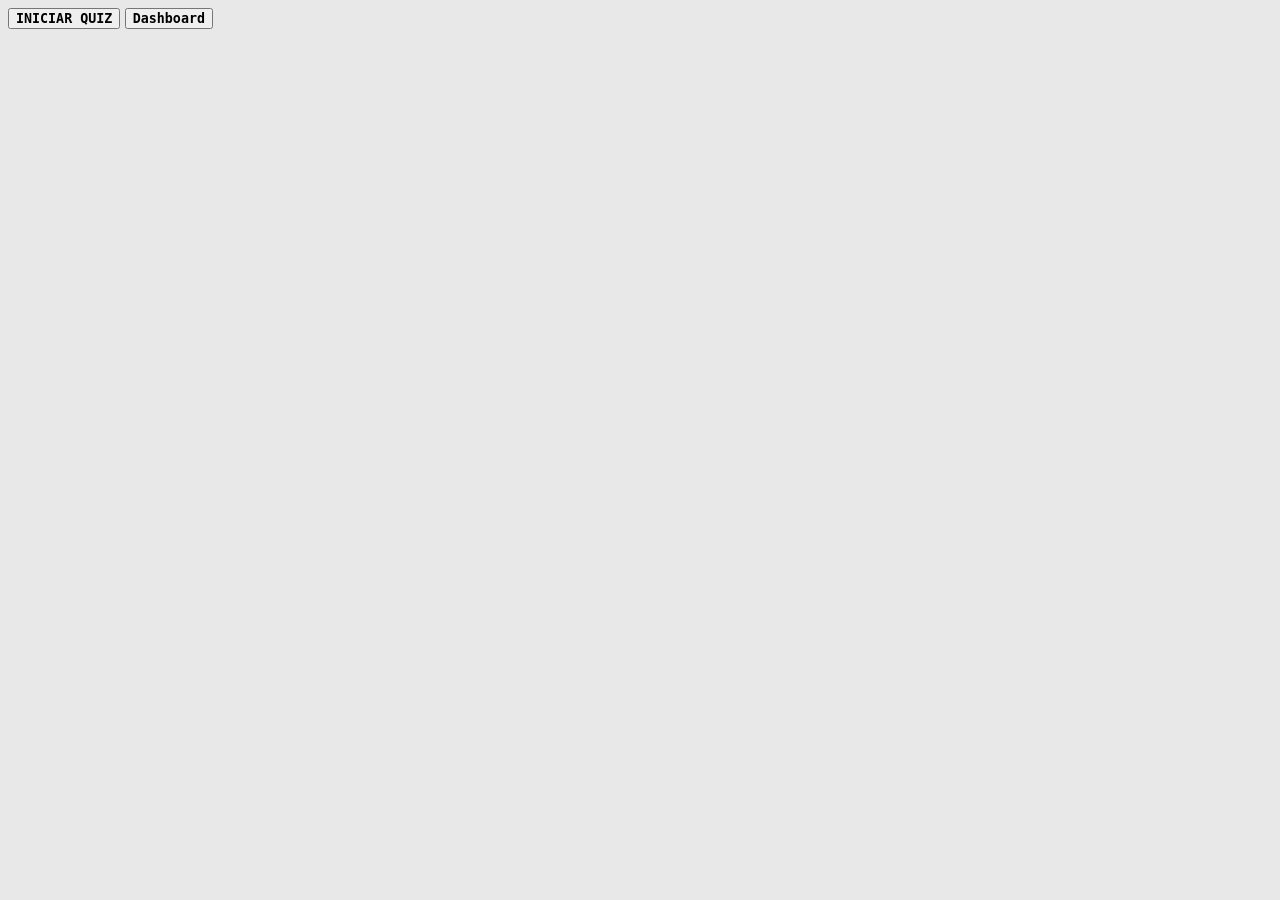
<file: public/exemplo_de_quiz/EXEMPLO_QUIZZ.html>
<!DOCTYPE html>
<html lang="en">

<head>
    <meta charset="UTF-8">
    <meta name="viewport" content="width=device-width, initial-scale=1.0">
    <title>Exemplo - Quiz</title>
    <link rel="stylesheet" href="style.css">
    <script src="../js/sessao.js"></script>
</head>


<body onload="onloadEsconder()">
  
     <div id="pontuacaoEJogo">
        <button class="btnInicio" id="btnIniciarQuiz" onclick="iniciarQuiz()">INICIAR QUIZ</button>
        <button id="btnInicio" onclick="window.location = '../dashboard/dashboard.html' ">Dashboard</button>

        <div id="pontuacao" class="flex-colunar width-fit-content border-primary">
            <div id="pontuacaoDuranteJogo" class="flex-colunar padding-8">
                <span class="width-fit-content">Quantidade de acertos: <span id="spanCertas"></span></span>
                <span class="width-fit-content">Quantidade de erros: <span id="spanErradas"></span></span>
            </div>
            <div id="pontuacaoFinalJogo" class="flex-colunar padding-8">
                <span id="pontuacaoFinal" class="width-fit-content">Pontuação Final:
                    <span id="spanPontuacaoFinal">***</span>
                </span>
                <span id="msgFinal" class="width-fit-content">***</span>
            </div>
        </div>

        <div id="jogo" class="width-fit-content flex-colunar border-secondary">

            <div id="infoQuestao" class="padding-8">
                <span>Questão atual: <span id="spanNumeroDaQuestaoAtual"></span> de <span id="qtdQuestoes"></span>
                    questões.</span>
            </div>

            <div id="perguntaDaQuestaoAtual" class="padding-8">
                <span id="spanQuestaoExibida" class="text-bold"></span>
            </div>

            <div id="infoAlternativas" class="padding-8">
                <span><em>Escolha uma opção dentre as abaixo:</em></span>
            </div>

            <div id="opcoes" class="flex-colunar padding-8">
                <span>
                    <input type="radio" id="primeiraOpcao" name="option" class="radio" value="alternativaA" />
                    <label for="primeiraOpcao" class="option" id="labelOpcaoUm"></label>
                </span>
                <span>
                    <input type="radio" id="segundaOpcao" name="option" class="radio" value="alternativaB" />
                    <label for="segundaOpcao" class="option" id="labelOpcaoDois"></label>
                </span>
                <span>
                    <input type="radio" id="terceiraOpcao" name="option" class="radio" value="alternativaC" />
                    <label for="terceiraOpcao" class="option" id="labelOpcaoTres"></label>
                </span>
                <span>
                    <input type="radio" id="quartaOpcao" name="option" class="radio" value="alternativaD" />
                    <label for="quartaOpcao" class="option" id="labelOpcaoQuatro"></label>
                </span>
            </div>

            <div id="botoes" class="flex-colunar padding-8">
                <button onclick="submeter()" id="btnSubmeter">Submeter resposta</button>
                <button onclick="avancar()" id="btnProx" disabled>Avançar para próxima questão</button>
                <button onclick="irParaDashboard()" id="btnConcluir" disabled>Finalizar Quiz</button>
                <button onclick="tentarNovamente()" id="btnTentarNovamente" disabled>Tentar novamente</button>
            </div>

        </div>
   
</body>

</html>
<script>
    const listaDeQuestoes = [

        {
            pergunta: "A Fórmula 1 é uma das categorias mais famosas do automobilismo. Em qual país surgiu oficialmente o primeiro Campeonato Mundial de Pilotos de F1, em 1950?",
            alternativaA: "França",
            alternativaB: "Itália",
            alternativaC: "Reino Unido",
            alternativaD: "Alemanha",
            alternativaCorreta: "alternativaC"
        },

        {
            pergunta: "Durante uma corrida de Fórmula 1, qual é a principal função do Safety Car?",
            alternativaA: "Determinar o vencedor da corrida",
            alternativaB: "Aumentar a velocidade dos carros",
            alternativaC: "Reduzir a velocidade dos carros e controlar a corrida em situações de perigo",
            alternativaD: "Substituir os carros que apresentam problemas",
            alternativaCorreta: "alternativaC"
        },

        {
            pergunta: "Qual equipe de Fórmula 1 é conhecida mundialmente por sua cor vermelha e pelo símbolo do cavalo empinado?",
            alternativaA: "Ferrari",
            alternativaB: "Red Bull Racing",
            alternativaC: "Mclaren",
            alternativaD: "Mercedes",
            alternativaCorreta: "alternativaA"
        },

         {
            pergunta: "Quantos pontos recebe o piloto que termina uma corrida em primeiro lugar, considerando o sistema tradicional de pontuação de uma prova completa?",
            alternativaA: "18 pontos",
            alternativaB: "20 pontos",
            alternativaC: "15 pontos",
            alternativaD: "25 pontos",
            alternativaCorreta: "alternativaD"
        },

         {
            pergunta: "Qual é o nome da sessão em que os pilotos disputam posições no grid de largada?",
            alternativaA: "Pit Stop",
            alternativaB: "Warm-up",
            alternativaC: "Qualifying",
            alternativaD: "Sprint",
            alternativaCorreta: "alternativaC"
        },

         {
            pergunta: "Na Fórmula 1, o que caracteriza principalmente uma estratégia de undercut?",
            alternativaA: "Trocar de pneus nas últimas voltas",
            alternativaB: "Fazer uma parada nos boxes antes do adversário para tentar ganhar posição com pneus novos",
            alternativaC: "Permanecer na pista mais tempo que o adversário ",
            alternativaD: "Reduzir a velocidade para economizar pneus",
            alternativaCorreta: "alternativaB"
        },

         {
            pergunta: "Qual é a principal diferença entre os pneus macios (Soft) e os pneus duros (Hard) em condições normais de pista?",
            alternativaA: "Os pneus macios oferecem mais aderència, mas geralmente se desgastam mais lentamente",
            alternativaB: "Os pneus macios são utilizados principalmente em garoa/chuva",
            alternativaC: "Os pneus duros não precisam de aquecimento",
            alternativaD: "Os pneus macios oferecem mais aderència, mas geralmente se desgastam mais rapidamente",
            alternativaCorreta: "alternativaD"
        },

         {
            pergunta: "Na Fórmula 1, o que significa uma bandeira azul apresentada a um piloto durante a corrida?",
            alternativaA: "O piloto está sendo avisado de que um carro mais rápido está prestes a ultrapassá-lo",
            alternativaB: "A pista está escorregadia devido a chuva",
            alternativaC: "A corrida será interrompida imediatamente",
            alternativaD: "O piloto deve entrar nos boxes obrigatoriamente",
            alternativaCorreta: "alternativaA"
        },

         {
            pergunta: "Em 2007, Kimi Räikkönen conquistou o Campeonato Mundial de Pilotos em uma disputa extremamente equilibrada. Por qual equipe ele competia naquela temporada?",
            alternativaA: "Ferrari",
            alternativaB: "McLaren",
            alternativaC: "Renault",
            alternativaD: "Lotus",
            alternativaCorreta: "alternativaA"
        },

         {
            pergunta: "Na história da Fórmula 1, qual piloto conquistou o primeiro título mundial de pilotos da categoria, em 1950?",
            alternativaA: "Giuseppe Farina",
            alternativaB: "Ayrton Senna",
            alternativaC: "Stirling Moss",
            alternativaD: "Luigi Fagioli",
            alternativaCorreta: "alternativaA"
        }


    ]

    // variáveis globais    
    let numeroDaQuestaoAtual = 0
    let pontuacaoFinal = 0
    let tentativaIncorreta = 0
    let certas = 0
    let erradas = 0
    let quantidadeDeQuestoes = listaDeQuestoes.length
   

    function onloadEsconder() {
        document.getElementById('pontuacao').style.display = "none"
        document.getElementById('jogo').style.display = "none"
    }

    function iniciarQuiz() {
        document.getElementById('pontuacao').style.display = "flex"
        document.getElementById('jogo').style.display = "flex"
        document.getElementById('btnIniciarQuiz').style.display = "none"

        document.getElementById('qtdQuestoes').innerHTML = quantidadeDeQuestoes

        preencherHTMLcomQuestaoAtual(0)

        btnSubmeter.disabled = false
        btnProx.disabled = true
         btnConcluir.disabled = false
        btnTentarNovamente.disabled = false
    }

    function preencherHTMLcomQuestaoAtual(index) {
        habilitarAlternativas(true)
        const questaoAtual = listaDeQuestoes[index]
        numeroDaQuestaoAtual = index
        console.log("questaoAtual")
        console.log(questaoAtual)
        document.getElementById("spanNumeroDaQuestaoAtual").innerHTML = Number(index) + 1 
        document.getElementById("spanQuestaoExibida").innerHTML = questaoAtual.pergunta;
        document.getElementById("labelOpcaoUm").innerHTML = questaoAtual.alternativaA;
        document.getElementById("labelOpcaoDois").innerHTML = questaoAtual.alternativaB;
        document.getElementById("labelOpcaoTres").innerHTML = questaoAtual.alternativaC;
        document.getElementById("labelOpcaoQuatro").innerHTML = questaoAtual.alternativaD;
    }

    function submeter() {
        const options = document.getElementsByName("option");

        let hasChecked = false
        for (let i = 0; i < options.length; i++) {
            if (options[i].checked) {
                hasChecked = true
                break
            }
        }

        if (!hasChecked) {
            alert("Não há alternativas escolhidas. Escolha uma opção.")
        } else {
            btnSubmeter.disabled = true
            btnProx.disabled = false

            habilitarAlternativas(false)

            checarResposta()
        }
    }

    function habilitarAlternativas(trueOrFalse) {
        let opcaoEscolhida = trueOrFalse ? false : true

        primeiraOpcao.disabled = opcaoEscolhida
        segundaOpcao.disabled = opcaoEscolhida
        terceiraOpcao.disabled = opcaoEscolhida
        quartaOpcao.disabled = opcaoEscolhida

    }

    function avancar() {
        btnProx.disabled = true
        btnSubmeter.disabled = false

        desmarcarRadioButtons()

        if (numeroDaQuestaoAtual < quantidadeDeQuestoes - 1) {
            preencherHTMLcomQuestaoAtual(numeroDaQuestaoAtual)
        } else if (numeroDaQuestaoAtual == quantidadeDeQuestoes - 1) {
            alert("Atenção... a próxima é a ultima questão!")
            preencherHTMLcomQuestaoAtual(numeroDaQuestaoAtual)
        } else {
            finalizarJogo()
        }
        limparCoresBackgroundOpcoes()
    }

    function tentarNovamente() {
        
        window.location.reload()
    }

    function checarResposta() {
        const questaoAtual = listaDeQuestoes[numeroDaQuestaoAtual] 
        const respostaQuestaoAtual = questaoAtual.alternativaCorreta 

        const options = document.getElementsByName("option"); 

        let alternativaCorreta = null

        options.forEach((option) => {
            if (option.value === respostaQuestaoAtual) {
                console.log("alternativaCorreta está no componente: " + alternativaCorreta)
                alternativaCorreta = option.labels[0].id
            }
        })

      
        options.forEach((option) => {
            if (option.checked === true && option.value === respostaQuestaoAtual) {
                document.getElementById(alternativaCorreta).classList.add("text-success-with-bg")
                pontuacaoFinal++
                certas++
                document.getElementById("spanCertas").innerHTML = certas
                numeroDaQuestaoAtual++
            } else if (option.checked && option.value !== respostaQuestaoAtual) {
                const wrongLabelId = option.labels[0].id

                document.getElementById(wrongLabelId).classList.add("text-danger-with-bg")
                document.getElementById(alternativaCorreta).classList.add("text-success-with-bg")
                tentativaIncorreta++
                erradas++
                document.getElementById("spanErradas").innerHTML = erradas
                numeroDaQuestaoAtual++
            }
        })
    }

    function limparCoresBackgroundOpcoes() {
        const options = document.getElementsByName("option");
        options.forEach((option) => {
            document.getElementById(option.labels[0].id).classList.remove("text-danger-with-bg")
            document.getElementById(option.labels[0].id).classList.remove("text-success-with-bg")
        })
    }

    function desmarcarRadioButtons() {
        const options = document.getElementsByName("option");
        for (let i = 0; i < options.length; i++) {
            options[i].checked = false;
        }
    }

    function finalizarJogo() {
        let textoParaMensagemFinal = null
        let classComCoresParaMensagemFinal = null
        const porcentagemFinalDeAcertos = pontuacaoFinal / quantidadeDeQuestoes

        if (porcentagemFinalDeAcertos <= 0.3) {
            textoParaMensagemFinal = "Parece que você não estudou..."
            classComCoresParaMensagemFinal = "text-danger-with-bg"
        }
        else if (porcentagemFinalDeAcertos > 0.3 && porcentagemFinalDeAcertos < 0.9) {
            textoParaMensagemFinal = "Pode melhorar na próxima, hein!"
            classComCoresParaMensagemFinal = "text-warning-with-bg"
        }
        else if (porcentagemFinalDeAcertos >= 0.9) {
            textoParaMensagemFinal = "Uau, parabéns!"
            classComCoresParaMensagemFinal = "text-success-with-bg"
        }

        textoParaMensagemFinal += "<br> Você acertou " + Math.round((porcentagemFinalDeAcertos)*100) + "% das questões."


        document.getElementById('msgFinal').innerHTML = textoParaMensagemFinal
        document.getElementById('msgFinal').classList.add(classComCoresParaMensagemFinal) 
        document.getElementById('spanPontuacaoFinal').innerHTML = pontuacaoFinal;
        salvarTentativa(certas, erradas);

        document.getElementById('jogo').classList.add("text-new-gray") 

        btnProx.disabled = true
        btnSubmeter.disabled = true
         btnConcluir.disabled = false
         btnTentarNovamente.disabled = false

        

    }

    function irParaDashboard(){
        window.location = '../dashboard/dashboard.html';
    }

    function salvarTentativa(acertos, erros) {
    fetch('/tentativa/registrar', {
        method: 'POST',
        headers: { 'Content-Type': 'application/json' },
        body: JSON.stringify({
            idUsuarioServer: sessionStorage.ID_USUARIO,
            acertosServer: acertos,
            errosServer: erros
        })
    }).then(function (resposta) {
        if (resposta.ok) {
         document.getElementById('linkDashboard').style.display = 'inline'
        } else {
           resposta.text().then(function(texto){
            alert('Erro'+ resposta.status + ':  ' + texto)
           });
        }
    });
}
</script>
</file>
<file: public/css/style.css>
* {
    margin: 0;
    padding: 0;
    box-sizing: border-box;
}
:root {
    --asfalto: #15151e;
    --grafite: #2a2a36;
    --vermelho: #e10600;
    --vermelho-escuro: #b30500;
    --branco: #f5f5f7;
    --cinza: #8a8a96;
    --verde: #12a150;
}

html {
    scroll-behavior: smooth;
}
header {
    position: sticky;
    top: 0;
    z-index: 1000;

    display: grid;
    grid-template-columns: 1fr auto 1fr;
    display: flex;
    justify-content: space-between;
    align-items: center;

    min-height: 4rem;
    padding: 0 1.5rem;
    background-color: var(--asfalto);
    border-bottom: 4px solid var(--vermelho);
}

.section_header {
    display: flex;
    align-items: center;
        gap: 1.5rem;
}

.texto_logo {
    display: flex;
    align-items: center;
    font-size: 2rem;
    font-style: italic;
}

.logo_leve {
    font-weight: 300;
    letter-spacing: -0.05rem;
}

.logo_forte {
    font-weight: 900;
    color: var(--vermelho);
}

header .logo_leve {
    color: var(--branco);
}

.menu_navegacao {
    display: flex;
     gap: 1.5rem; 
    font-weight: 700;
}

.link_header {
    display: inline-block;
    color: var(--branco);
    cursor: pointer;
    text-decoration: none;
    
}

 .link_header:hover {
    color: var(--vermelho);
    transform: scale(1.1);
} 

/* fim do header */


.Inicio{
     min-height: 100vh;
    width: 100%;
    position: relative;
    display: flex;
    justify-content: center;
    align-items: center;
}

.Inicio::before{
    content:"";
    position: absolute;
    inset: 0;
     background-image: url("../assets/imagem_inicio.jpg");
     background-position: center;
    background-repeat: no-repeat;
    background-size: cover;
    filter: brightness(50%);
    z-index: -1;
}


 .Inicio::after{
    content: "";
   filter: brightness(30%);
    position: absolute;
    bottom: 0;
    left: 0;
    width: 100%;
    height: 120px;
    background: linear-gradient(
        to bottom,
        transparent,
        #0C1319);
} 


 .Pagina_Inicio{
    color: var(--branco);
    text-align: center;
    font-size: 40px;
    font-family:'"Poppins", sans-serif';
}




.about{
    background-image: url(../assets/imagem_about.jpg);
     
    min-height: 90vh;
     background-position: center;
    background-repeat: no-repeat;
    background-size: cover;
    position: relative;
    display: flex;
    flex-direction: row;
    align-items: center;
    justify-content: space-evenly;
}

.Pagina_About{
     display: flex;
    flex-direction: row; 
}

.Escritos{
    display: flex;
    flex-direction: column;
}


.Imagem_kart{
    height: 400px;
    width: 600px;
    border-radius: 20px;
    border-style:solid;
    border-color: white;
    background-image: url(../assets/imagem_kart1.png);
     background-position: center;
    background-repeat: no-repeat;
    background-size: cover;
    position: relative;
    left: 5%;

}

.about::after{
 content: "";
 filter: brightness(40%);
    position: absolute;
    top: 0;
    left: 0;
    width: 100%;
    height: 120px;
    background: linear-gradient(
        to top,
        transparent,
        #0C1319);
} 

    
 .about::before{
    content: "";
     filter: brightness(40%);
    position: absolute;
    bottom: 0;
    left: 0;
    width: 100%;
    height: 120px;
    background: linear-gradient(
        to bottom,
        transparent,
        #0C1319);
} 



h2{
    color: white;
    text-align: left;
    font-size: 45px;
    margin-bottom: 20px;
}

.historiaPessoal{
    text-align: left;
    color: white;
    font-size: 20px;
}



.Funcionamento{
    min-height: 90vh;
    background-color: #242427;
      position: relative;
}

 .Funcionamento::before{
    content: "";
     filter: brightness(40%);
    position: absolute;
    top: 0;
    left: 0;
    width: 100%;
    height: 120px;
    background: linear-gradient(
        to top,
        transparent,
        #0C1319);
}  
.Pag_Funcionamento {
    display: flex;
    flex-direction: row;
     justify-content: space-evenly;
    /* margin-top: 50px; */
    
    h2{
        margin-top: 20px;
        margin-left: 10px;
        color: white;
        font-size: 50px;
    }
    p{
        margin-left: 15px;
        margin-right: 15px;
        margin-top: 20px;
        font-size: 25px;
        text-align: left;
        color: white;
        
    }
}

.Funcionamento_Escrita{
    margin-top: 90px;
    border-radius: 25px;
    height: 400px;
    width: 400px;
    background-color: #373540;
     box-shadow:
                0.6rem 0.6rem 0 #5f5d69,
                1.2rem 1.2rem 0 #767384;
}

.Funcionamento_Imagem{
    border-radius: 30px;
    margin-top: 70px;
    background-image: url(../assets/Imagem_Funcionamento.png);
    height: 450px;
    width: 550px;
     background-position: center;
    background-repeat: no-repeat;
    background-size: cover;
    
}

.Transicao_Inferior{
    background-image: url(../assets/Metade_superior.png);
    width: 100%;
    position: relative;
     background-position: center;
    background-repeat: no-repeat;
    background-size: cover;
    height: 300px;
    filter: brightness(70%);
    
   
}
.Funcionamento::after{
    content: "";
     filter: brightness(30%);
    position: absolute;
    bottom: 0;
    left: 0;
    width: 100%;
    height: 80px;
    background: linear-gradient(
        to bottom,
        transparent,
        #0C1319);
} 


.Dashboard{
    min-height: 130vh;
    background-color: #242427;
      position: relative;
}

.Transicao_Superior{
    background-image: url(../assets/Metade_Inferior.png);
    width: 100%;
    position: relative;
     background-position: center;
    background-repeat: no-repeat;
    background-size: cover;
    height: 300px;
    filter: brightness(70%);
    
   
} 

 .Dashboard::after{
    content: "";
     filter: brightness(30%);
    position: absolute;
    top: 0;
    left: 0;
    width: 100%;
    height: 170px;
    background: linear-gradient(
        to top,
       transparent,
        #0C1319);
}  
.Pag_Dashboard {
    display: flex;
    flex-direction: row;
     justify-content: space-evenly;
   
    
    h2{
        margin-top: 20px;
        margin-left: 10px;
        color: white;
        font-size: 50px;
    }
    p{
        margin-left: 15px;
        margin-right: 15px;
        margin-top: 20px;
        font-size: 25px;
        text-align: left;
        color: white;
        
    }
}

.Dashboard_Escrita{
    margin-top: 15px;
    border-radius: 25px;
    height: 400px;
    width: 400px;
    background-color: #373540;
     box-shadow:
                0.6rem 0.6rem 0 #5f5d69,
                1.2rem 1.2rem 0 #767384;
}

.Dashboard_Imagem{
    border-radius: 30px;
    background-image: url(../assets/Imagem_Dashboard.png);
    height: 450px;
    width: 500px;
     background-position: center;
    background-repeat: no-repeat;
    background-size: cover;
    
}
</file>
<file: public/css/cadstyle.css>
@import url('https://fonts.googleapis.com/css2?family=Titillium+Web:ital,wght@0,300;0,400;0,600;0,700;0,900;1,700;1,900&display=swap');



:root {
    --asfalto: #15151e;
    --grafite: #2a2a36;
    --vermelho: #e10600;
    --vermelho-escuro: #b30500;
    --branco: #f5f5f7;
    --cinza: #8a8a96;
    --verde: #12a150;
}



html:has(:target) {
    scroll-behavior: smooth;
}

* {
    box-sizing: border-box;
    color: var(--asfalto);
}

body {
    background-color: var(--branco);
    margin: 0;
    padding: 0;
    font-family: 'Titillium Web', sans-serif;
}


header {
    position: sticky;
    top: 0;
    z-index: 1000;

    display: flex;
    justify-content: space-between;
    align-items: center;

    min-height: 4rem;
    padding: 0 1.5rem;
    background-color: var(--asfalto);
    border-bottom: 4px solid var(--vermelho);
}

.section_header {
    display: flex;
    align-items: center;
}

.texto_logo {
    display: flex;
    align-items: center;
    font-size: 2rem;
    font-style: italic;
}

.logo_leve {
    font-weight: 300;
    letter-spacing: -0.05rem;
}

.logo_forte {
    font-weight: 900;
    color: var(--vermelho);
}

header .logo_leve {
    color: var(--branco);
}

.menu_navegacao {
    display: flex;
    gap: 1.5rem;
    font-weight: 700;
}

.link_header {
    display: inline-block;
    color: var(--branco);
    cursor: pointer;
    text-decoration: none;
    transition: all 0.3s ease;
}

.link_header:hover {
    color: var(--vermelho);
    transform: scale(1.1);
}

.link_ativo {
    color: var(--vermelho);
    border-bottom: 2px solid var(--vermelho);
}


.PaginaCad {
    width: 100%;

   
    .CadImagem {
        display: flex;
        justify-content: center;
        align-items: center;
        min-height: 48rem;
        padding: 2rem 1rem;
        background-image:
            linear-gradient(rgba(21, 21, 30, 0.55), rgba(21, 21, 30, 0.55)),
            url(../assets/imagem-de-fundo1.webp);
        background-size: cover;
        background-repeat: no-repeat;
        background-position: center;
    }

   
    .AreaDoCad {
        display: flex;
        flex-direction: column;
        align-items: center;
        gap: 1rem;
        width: 100%;
        max-width: 26rem;
        padding: 2rem 1.5rem;
        background-color: var(--branco);
        border-top: 6px solid var(--vermelho);
        border-radius: 0.8rem;
       

        .DivCad {
            display: flex;
            flex-direction: column;
            width: 100%;
        }

        h2 {
            font-size: 2.2rem;
            font-weight: 900;
            font-style: italic;
            text-align: center;
            margin: 0 0 0.5rem 0;
        }

        label {
            font-weight: 700;
            margin-top: 0.8rem;
            margin-bottom: 0.25rem;
        }

        .LocalDeInsert {
            height: 2.5rem;
            width: 100%;
            padding: 0 0.8rem;
            font-family: inherit;
            font-size: 1rem;
            background-color: #fff;
            border: 2px solid var(--asfalto);
            border-radius: 0.5rem;
           
        }

        .LocalDeInsert:focus {
            outline: none;
            border-color: var(--vermelho);
             box-shadow: 0 0 0 3px rgba(225, 6, 0, 0.2); 
        }

        .DivBotao {
            display: flex;
            flex-direction: column;
            align-items: center;
            gap: 0.8rem;
        }

        .ButtonCad {
            width: 14rem;
            height: 3rem;
            font-family: inherit;
            font-size: 1.2rem;
            font-weight: 700;
            font-style: italic;
            color: var(--branco);
            background-color: var(--vermelho);
            border: none;
            border-radius: 0.5rem;
            cursor: pointer;
            
        }

        .ButtonCad:hover {
            background-color: var(--vermelho-escuro);
             transform: translateY(-2px); 
        }

       

        .JaTemConta {
            margin: 0;
            font-size: 0.95rem;
        }

        .JaTemConta a {
            color: var(--vermelho);
            font-weight: 700;
        }
    }
}



.RegrasSenha {
    list-style: none;
    margin: 0.6rem 0 0 0;
    padding: 0;
    font-size: 0.9rem;
}

.RegrasSenha li {
    margin-bottom: 0.2rem;
    color: var(--cinza);
}

.Mensagem {
    min-height: 1.3rem;
    margin-top: 0.3rem;
    font-size: 0.9rem;
    font-weight: 600;
}

.Mensagem.erro {
    color: var(--vermelho);
}

.Mensagem.ok {
    color: var(--verde);
}

.MensagemGeral {
    width: 100%;
    text-align: center;
}

footer {
    padding: 1.5rem;
    background-color: var(--asfalto);
    border-top: 4px solid var(--vermelho);
}

.footer_topo {
    display: flex;
    justify-content: space-between;
    align-items: center;
}

footer .logo_leve,
footer .footer_copy {
    color: var(--branco);
}

.link_footer {
    display: inline-block;
    margin-left: 1.5rem;
    color: var(--branco);
    cursor: pointer;
    text-decoration: none;
    transition: all 0.3s ease;
}

.link_footer:hover {
    color: var(--vermelho);
}

footer hr {
    height: 0.15rem;
    border: none;
    background-color: var(--grafite);
    margin: 1.2rem 0;
}

.footer_copy {
    display: flex;
    justify-content: center;
    font-size: 0.9rem;
}

dialog {
    border: 3px solid var(--vermelho);
    border-radius: 0.8rem;
    padding: 1.5rem;
}

dialog button {
    margin-top: 1rem;
    padding: 0.5rem 1.2rem;
    font-family: inherit;
    font-weight: 700;
    color: var(--branco);
    background-color: var(--vermelho);
    border: none;
    border-radius: 0.4rem;
    cursor: pointer;
}
</file>
<file: public/css/login.css>
@import url('https://fonts.googleapis.com/css2?family=Titillium+Web:ital,wght@0,300;0,400;0,600;0,700;0,900;1,700;1,900&display=swap');



:root {
    --asfalto: #15151e;
    --grafite: #2a2a36;
    --vermelho: #e10600;
    --vermelho-escuro: #b30500;
    --branco: #f5f5f7;
    --cinza: #8a8a96;
    --verde: #12a150;
}



html:has(:target) {
    scroll-behavior: smooth;
}

* {
    box-sizing: border-box;
    color: var(--asfalto);
}

body {
    background-color: var(--branco);
    margin: 0;
    padding: 0;
    font-family: 'Titillium Web', sans-serif;
}


header {
    position: sticky;
    top: 0;
    z-index: 1000;

    display: flex;
    justify-content: space-between;
    align-items: center;

    min-height: 4rem;
    padding: 0 1.5rem;
    background-color: var(--asfalto);
    border-bottom: 4px solid var(--vermelho);
}

.section_header {
    display: flex;
    align-items: center;
}

.texto_logo {
    display: flex;
    align-items: center;
    font-size: 2rem;
    font-style: italic;
}

.logo_leve {
    font-weight: 300;
    letter-spacing: -0.05rem;
}

.logo_forte {
    font-weight: 900;
    color: var(--vermelho);
}

header .logo_leve {
    color: var(--branco);
}

.menu_navegacao {
    display: flex;
    gap: 1.5rem;
    font-weight: 700;
}

.link_header {
    display: inline-block;
    color: var(--branco);
    cursor: pointer;
    text-decoration: none;
    transition: all 0.3s ease;
}

.link_header:hover {
    color: var(--vermelho);
    transform: scale(1.1);
}

.link_ativo {
    color: var(--vermelho);
    border-bottom: 2px solid var(--vermelho);
}

.PaginaCad {
    width: 100%;

   
    .CadImagem {
        display: flex;
        justify-content: center;
        align-items: center;
        min-height: 48rem;
        padding: 2rem 1rem;
        background-image:
            linear-gradient(rgba(21, 21, 30, 0.55), rgba(21, 21, 30, 0.55)),
            url(../assets/imagem-de-fundo1.webp);
        background-size: cover;
        background-repeat: no-repeat;
        background-position: center;
    }

   
    .AreaDoCad {
        display: flex;
        flex-direction: column;
        align-items: center;
        gap: 1rem;
        width: 100%;
        max-width: 26rem;
        padding: 2rem 1.5rem;
        background-color: var(--branco);
        border-top: 6px solid var(--vermelho);
        border-radius: 0.8rem;
       

        .DivCad {
            display: flex;
            flex-direction: column;
            width: 100%;
        }

         h2 {
            font-size: 2.2rem;
            font-weight: 900;
            font-style: italic;
            text-align: center;
            margin: 0 0 0.5rem 0;
        }

        label {
            font-weight: 700;
            margin-top: 0.8rem;
            margin-bottom: 0.25rem;
        }

        .LocalDeInsert {
            height: 2.5rem;
            width: 100%;
            padding: 0 0.8rem;
            font-family: inherit;
            font-size: 1rem;
            background-color: #fff;
            border: 2px solid var(--asfalto);
            border-radius: 0.5rem;
           
        }

        .LocalDeInsert:focus {
            outline: none;
            border-color: var(--vermelho);
             box-shadow: 0 0 0 3px rgba(225, 6, 0, 0.2); 
        }

        .DivBotao {
            display: flex;
            flex-direction: column;
            align-items: center;
            gap: 0.8rem;
        }
         .ButtonCad {
            width: 14rem;
            height: 3rem;
            font-family: inherit;
            font-size: 1.2rem;
            font-weight: 700;
            font-style: italic;
            color: var(--branco);
            background-color: var(--vermelho);
            border: none;
            border-radius: 0.5rem;
            cursor: pointer;
            
        }

        .ButtonCad:hover {
            background-color: var(--vermelho-escuro);
             transform: translateY(-2px); 
        }}}

        footer {
    padding: 1.5rem;
    background-color: var(--asfalto);
    border-top: 4px solid var(--vermelho);
}

.footer_topo {
    display: flex;
    justify-content: space-between;
    align-items: center;
}

footer .logo_leve,
footer .footer_copy {
    color: var(--branco);
}

.link_footer {
    display: inline-block;
    margin-left: 1.5rem;
    color: var(--branco);
    cursor: pointer;
    text-decoration: none;
    transition: all 0.3s ease;
}

.link_footer:hover {
    color: var(--vermelho);
}

footer hr {
    height: 0.15rem;
    border: none;
    background-color: var(--grafite);
    margin: 1.2rem 0;
}

.footer_copy {
    display: flex;
    justify-content: center;
    font-size: 0.9rem;
}

dialog {
    border: 3px solid var(--vermelho);
    border-radius: 0.8rem;
    padding: 1.5rem;
}

dialog button {
    margin-top: 1rem;
    padding: 0.5rem 1.2rem;
    font-family: inherit;
    font-weight: 700;
    color: var(--branco);
    background-color: var(--vermelho);
    border: none;
    border-radius: 0.4rem;
    cursor: pointer;
}
</file>
<file: public/css/historia.css>
:root {
    --asfalto: #15151e;
    --grafite: #2a2a36;
    --vermelho: #e10600;
    --vermelho-escuro: #b30500;
    --branco: #f5f5f7;
    --cinza: #8a8a96;
    --verde: #12a150;
}

body {
    margin: 0;
    padding: 0;
    font-family: 'Barlow', 'Segoe UI', Tahoma, Geneva, Verdana, sans-serif;
}

header {
    position: sticky;
    top: 0;
    z-index: 1000;

    display: grid;
    grid-template-columns: 1fr auto 1fr;
    display: flex;
    justify-content: space-between;
    align-items: center;

    height: 10%;
    padding: 0 1.5rem;
    background-color: var(--asfalto);
    border-bottom: 4px solid var(--vermelho);
}

.section_header {
    display: flex;
    align-items: center;
        gap: 1.5rem;
}

.texto_logo {
    display: flex;
    align-items: center;
    font-size: 2rem;
    font-style: italic;
}

.logo_leve {
    font-weight: 300;
    letter-spacing: -0.05rem;
}

.logo_forte {
    font-weight: 900;
    color: var(--vermelho);
}

header .logo_leve {
    color: var(--branco);
}

.menu_navegacao {
    display: flex;
     gap: 1.5rem; 
    font-weight: 700;
}

.link_header {
    display: inline-block;
    color: var(--branco);
    cursor: pointer;
    text-decoration: none;
    
}

 .link_header:hover {
    color: var(--vermelho);
    transform: scale(1.1);
} 



.header-left {
 
       background-position: center;
    background-repeat: repeat-y;
    position: absolute;
    top: 6.3%;
    left: 0;
    z-index: 100;
    height: 80vh;
    width: 20%;
    height: 93.68%;
    display: flex;
    flex-direction: column;
    justify-content: space-evenly;
    align-items: center;
     
    background-color: #212124;
} 

 .header-left::after{
    content: "";
    inset: 0;
    position: absolute;
    filter: brightness(40%);
    background-image: url(../assets/F1\ flag.avif);
    z-index: -1;
    background-repeat: no-repeat;
    background-size: cover;
} 

.header-left::before{
    content: "";
    position: absolute;
    background: linear-gradient(
        to right,
        transparent,
        red);
}



.header-left a {
    text-decoration: none;
    color: white;
}

.header-left h1 {
    color: white;
}

.hello {
    width: 100%;
    display: flex;
    justify-content: center;
}

.hello h3 {
    color: white;
    font-weight: 300;
    font-size: 1.2rem;
}

.hello h3 span {
    font-weight: 800;
}

.btn-sideBar:hover{
  
    transform: translate(5px,-5px) ;
}

.btn-sideBar{
      font-size: 15px;
    width: 67px;
    height:30px ;
    border-radius: 5px;
    background-color: var(--asfalto);
    color: white;
    border-style: none;
    cursor: pointer;
    transition: 0.5s;
}

.btn-sideBar1:hover{
  
    transform: translate(5px,-5px) ;
}

.btn-sideBar1{
      font-size: 15px;
    width:90px;
    height:35px ;
    border-radius: 5px;
    background-color: white;
    color: black;
    border-style: none;
    cursor: pointer;
    transition: 0.5s;
}




.Quiz{
       font-size: 20px;
    width: 120px;
    height:40px ;
    border-radius: 5px;
    background-color: white;
    color: black;
    border-style: none;
    cursor: pointer;
}


.Dashboard-esquerdo{
      font-size: 20px;
    width: 120px;
    height:40px ;
    border-radius: 5px;
    background-color: white;
    color: black;
    border-style: none;
    cursor: pointer;
}




.LogOut {
    font-size: 20px;
    width: 120px;
    height:40px ;
    border-radius: 5px;
    background-color: white;
    color: black;
    border-style: none;
    cursor: pointer;
}



.Bandeiras{
       box-sizing: border-box;
     height: 93.1vh;
    position: relative;
   width: 80%;
    top: 0;
  left: 20%;
    overflow: auto;
  

}

.Bandeiras::before{
    content:"";
    position: absolute;
    inset: 0;
     background-image: url("../assets/bandeirada.jpg");
     background-position: center;
    background-repeat: no-repeat;
    background-size: cover;
    filter: brightness(70%);
    z-index: -1;
}

.explicacao-regra{
    height: 100%;
display: flex;
flex-direction: row;
justify-content: space-evenly;
align-items: center;


}


.imagem-regra img{
    height:590px ;
    width:800px;
    border-radius: 15px;
    filter:drop-shadow(70%);
}

.Estrategias{
     box-sizing: border-box;
     height: 100vh;
    position: relative;
   width: 85%;
    top: 0;
  left: 15%;
    overflow: auto;
}

.Estrategias::before{
    content:"";
    position: absolute;
    inset: 0;
     background-image: url("../assets/bandeirada.jpg");
     background-position: center;
    background-repeat: no-repeat;
    background-size: cover;
    filter: brightness(70%);
    z-index: -1;
}
.imagem-tatica img{
     height:590px ;
    width:800px;
    border-radius: 15px;
    filter:drop-shadow(70%);
}

.explicacao-taticas{
   height: 100%;
display: flex;
flex-direction: row;
justify-content: space-evenly;
align-items: center;
}

@view-transition{
    navigation:auto;
}
</file>
<file: public/css/pilotos.css>
:root {
    --asfalto: #15151e;
    --grafite: #2a2a36;
    --vermelho: #e10600;
    --vermelho-escuro: #b30500;
    --branco: #f5f5f7;
    --cinza: #8a8a96;
    --verde: #12a150;
}


body {
    margin: 0;
    padding: 0;
    font-family: 'Barlow', 'Segoe UI', Tahoma, Geneva, Verdana, sans-serif;
}

header {
    position: sticky;
    top: 0;
    z-index: 1000;

    display: grid;
    grid-template-columns: 1fr auto 1fr;
    display: flex;
    justify-content: space-between;
    align-items: center;

    height: 10%;
    padding: 0 1.5rem;
    background-color: var(--asfalto);
    border-bottom: 4px solid var(--vermelho);
}

.section_header {
    display: flex;
    align-items: center;
        gap: 1.5rem;
}

.texto_logo {
    display: flex;
    align-items: center;
    font-size: 2rem;
    font-style: italic;
}

.logo_leve {
    font-weight: 300;
    letter-spacing: -0.05rem;
}

.logo_forte {
    font-weight: 900;
    color: var(--vermelho);
}

header .logo_leve {
    color: var(--branco);
}

.menu_navegacao {
    display: flex;
     gap: 1.5rem; 
    font-weight: 700;
}

.link_header {
    display: inline-block;
    color: var(--branco);
    cursor: pointer;
    text-decoration: none;
    
}

 .link_header:hover {
    color: var(--vermelho);
    transform: scale(1.1);
} 



.header-left {
 
       background-position: center;
    background-repeat: repeat-y;
    position: absolute;
    top: 6.3%;
    left: 0;
    z-index: 100;
    height: 80vh;
    width: 20%;
    height: 93.68%;
    display: flex;
    flex-direction: column;
    justify-content: space-evenly;
    align-items: center;
     
    background-color: #212124;
} 

 .header-left::after{
    content: "";
    inset: 0;
    position: absolute;
    filter: brightness(40%);
    background-image: url(../assets/F1\ flag.avif);
    z-index: -1;
    background-repeat: no-repeat;
    background-size: cover;
} 

.header-left::before{
    content: "";
    position: absolute;
    background: linear-gradient(
        to right,
        transparent,
        red);
}



.header-left a {
    text-decoration: none;
    color: white;
}

.header-left h1 {
    color: white;
}

.hello {
    width: 100%;
    display: flex;
    justify-content: center;
}

.hello h3 {
    color: white;
    font-weight: 300;
    font-size: 1.2rem;
}

.hello h3 span {
    font-weight: 800;
}

.btn-sideBar:hover{
  
    transform: translate(5px,-5px) ;
}

.btn-sideBar{
      font-size: 15px;
    width: 67px;
    height:30px ;
    border-radius: 5px;
    background-color: var(--asfalto);
    color: white;
    border-style: none;
    cursor: pointer;
    transition: 0.5s;
}

.btn-sideBar1:hover{
  
    transform: translate(5px,-5px) ;
}

.btn-sideBar1{
      font-size: 15px;
    width:90px;
    height:35px ;
    border-radius: 5px;
    background-color: white;
    color: black;
    border-style: none;
    cursor: pointer;
    transition: 0.5s;
}




.Quiz{
       font-size: 20px;
    width: 120px;
    height:40px ;
    border-radius: 5px;
    background-color: white;
    color: black;
    border-style: none;
    cursor: pointer;
}


.Dashboard-esquerdo{
      font-size: 20px;
    width: 120px;
    height:40px ;
    border-radius: 5px;
    background-color: white;
    color: black;
    border-style: none;
    cursor: pointer;
}




.LogOut {
    font-size: 20px;
    width: 120px;
    height:40px ;
    border-radius: 5px;
    background-color: white;
    color: black;
    border-style: none;
    cursor: pointer;
}


.Pilotos{
        box-sizing: border-box;
     height: 93.1vh;
    position: relative;
   width: 80%;
    top: 0;
  left: 20%;
    overflow: auto;}
         
         
.Pilotos::before{
    content:"";
    position: absolute;
    inset: 0;
     background-image: url("../assets/fundo-pneus.webp");
     background-position: top;
    background-repeat: no-repeat;
    background-size: cover;
    filter: brightness(70%);
    z-index: -1;
}
.imagem-pilotos img{
     height:590px ;
    width:800px;
    border-radius: 15px;
    filter:drop-shadow(70%);
  
}

.explicacao-pilotos{
   height: 100%;
display: flex;
flex-direction: row;
justify-content: space-evenly;
align-items: center;
 
}

@view-transition{
    navigation:auto;
}






.carrossel {
  position: relative;
    width: 700px;
    height: 600px;
  overflow: hidden;
  border-radius: 10px;
  box-shadow: 0 0 15px rgba(0, 0, 0, 0.25);
}

.slides {
  display: flex;
  transition: transform 1.0s ease-in-out;
   
}

.slides img {
  width: 100%;
  display: block;
  object-fit: contain;
}

.btn {
  position: absolute;
  top: 50%;
  transform: translateY(-50%);
  background: rgba(0, 0, 0, 0.5);
  transition: background 0.2s ease-in-out;
  border: none;
  color: white;
  font-size: 2rem;
  padding: 0 10px;
  cursor: pointer;
}

.prev {
  left: 0px;
}

.next {
  right: 10px;
}

.btn:hover {
  background: rgba(0, 0, 0, 0.8);
}
</file>
<file: public/css/pneus.css>
:root {
    --asfalto: #15151e;
    --grafite: #2a2a36;
    --vermelho: #e10600;
    --vermelho-escuro: #b30500;
    --branco: #f5f5f7;
    --cinza: #8a8a96;
    --verde: #12a150;
}


body {
    margin: 0;
    padding: 0;
    font-family: 'Barlow', 'Segoe UI', Tahoma, Geneva, Verdana, sans-serif;
}

header {
    position: sticky;
    top: 0;
    z-index: 1000;

    display: grid;
    grid-template-columns: 1fr auto 1fr;
    display: flex;
    justify-content: space-between;
    align-items: center;

    height: 10%;
    padding: 0 1.5rem;
    background-color: var(--asfalto);
    border-bottom: 4px solid var(--vermelho);
}

.section_header {
    display: flex;
    align-items: center;
        gap: 1.5rem;
}

.texto_logo {
    display: flex;
    align-items: center;
    font-size: 2rem;
    font-style: italic;
}

.logo_leve {
    font-weight: 300;
    letter-spacing: -0.05rem;
}

.logo_forte {
    font-weight: 900;
    color: var(--vermelho);
}

header .logo_leve {
    color: var(--branco);
}

.menu_navegacao {
    display: flex;
     gap: 1.5rem; 
    font-weight: 700;
}

.link_header {
    display: inline-block;
    color: var(--branco);
    cursor: pointer;
    text-decoration: none;
    
}

 .link_header:hover {
    color: var(--vermelho);
    transform: scale(1.1);
} 



.header-left {
 
       background-position: center;
    background-repeat: repeat-y;
    position: absolute;
    top: 6.3%;
    left: 0;
    z-index: 100;
    height: 80vh;
    width: 20%;
    height: 93.68%;
    display: flex;
    flex-direction: column;
    justify-content: space-evenly;
    align-items: center;
     
    background-color: #212124;
} 

 .header-left::after{
    content: "";
    inset: 0;
    position: absolute;
    filter: brightness(40%);
    background-image: url(../assets/F1\ flag.avif);
    z-index: -1;
    background-repeat: no-repeat;
    background-size: cover;
} 

.header-left::before{
    content: "";
    position: absolute;
    background: linear-gradient(
        to right,
        transparent,
        red);
}



.header-left a {
    text-decoration: none;
    color: white;
}

.header-left h1 {
    color: white;
}

.hello {
    width: 100%;
    display: flex;
    justify-content: center;
}

.hello h3 {
    color: white;
    font-weight: 300;
    font-size: 1.2rem;
}

.hello h3 span {
    font-weight: 800;
}

.btn-sideBar:hover{
  
    transform: translate(5px,-5px) ;
}

.btn-sideBar{
      font-size: 15px;
    width: 67px;
    height:30px ;
    border-radius: 5px;
    background-color: var(--asfalto);
    color: white;
    border-style: none;
    cursor: pointer;
    transition: 0.5s;
}

.btn-sideBar1:hover{
  
    transform: translate(5px,-5px) ;
}

.btn-sideBar1{
      font-size: 15px;
    width:90px;
    height:35px ;
    border-radius: 5px;
    background-color: white;
    color: black;
    border-style: none;
    cursor: pointer;
    transition: 0.5s;
}




.Quiz{
       font-size: 20px;
    width: 120px;
    height:40px ;
    border-radius: 5px;
    background-color: white;
    color: black;
    border-style: none;
    cursor: pointer;
}


.Dashboard-esquerdo{
      font-size: 20px;
    width: 120px;
    height:40px ;
    border-radius: 5px;
    background-color: white;
    color: black;
    border-style: none;
    cursor: pointer;
}




.LogOut {
    font-size: 20px;
    width: 120px;
    height:40px ;
    border-radius: 5px;
    background-color: white;
    color: black;
    border-style: none;
    cursor: pointer;
}
.Pneus{
        box-sizing: border-box;
     height: 93.1vh;
    position: relative;
   width: 80%;
    top: 0;
  left: 20%;
    overflow: auto;}
         
         
.Pneus::before{
    content:"";
    position: absolute;
    inset: 0;
     background-image: url("../assets/fundo-pneus.webp");
     background-position: top;
    background-repeat: no-repeat;
    background-size: cover;
    filter: brightness(70%);
    z-index: -1;
}
.imagem-pneus img{
     height:590px ;
    width:800px;
    border-radius: 15px;
    filter:drop-shadow(70%);
}

.explicacao-pneus{
   height: 100%;
display: flex;
flex-direction: row;
justify-content: space-evenly;
align-items: center;
}

@view-transition{
    navigation:auto;
}
</file>
<file: public/css/semanaF1.css>
:root {
    --asfalto: #15151e;
    --grafite: #2a2a36;
    --vermelho: #e10600;
    --vermelho-escuro: #b30500;
    --branco: #f5f5f7;
    --cinza: #8a8a96;
    --verde: #12a150;
}


body {
    margin: 0;
    padding: 0;
    font-family: 'Barlow', 'Segoe UI', Tahoma, Geneva, Verdana, sans-serif;
}

header {
    position: sticky;
    top: 0;
    z-index: 1000;

    display: grid;
    grid-template-columns: 1fr auto 1fr;
    display: flex;
    justify-content: space-between;
    align-items: center;

    height: 10%;
    padding: 0 1.5rem;
    background-color: var(--asfalto);
    border-bottom: 4px solid var(--vermelho);
}

.section_header {
    display: flex;
    align-items: center;
        gap: 1.5rem;
}

.texto_logo {
    display: flex;
    align-items: center;
    font-size: 2rem;
    font-style: italic;
}

.logo_leve {
    font-weight: 300;
    letter-spacing: -0.05rem;
}

.logo_forte {
    font-weight: 900;
    color: var(--vermelho);
}

header .logo_leve {
    color: var(--branco);
}

.menu_navegacao {
    display: flex;
     gap: 1.5rem; 
    font-weight: 700;
}

.link_header {
    display: inline-block;
    color: var(--branco);
    cursor: pointer;
    text-decoration: none;
    
}

 .link_header:hover {
    color: var(--vermelho);
    transform: scale(1.1);
} 



.header-left {
 
       background-position: center;
    background-repeat: repeat-y;
    position: absolute;
    top: 6.3%;
    left: 0;
    z-index: 100;
    height: 80vh;
    width: 20%;
    height: 93.68%;
    display: flex;
    flex-direction: column;
    justify-content: space-evenly;
    align-items: center;
     
    background-color: #212124;
} 

 .header-left::after{
    content: "";
    inset: 0;
    position: absolute;
    filter: brightness(40%);
    background-image: url(../assets/F1\ flag.avif);
    z-index: -1;
    background-repeat: no-repeat;
    background-size: cover;
} 

.header-left::before{
    content: "";
    position: absolute;
    background: linear-gradient(
        to right,
        transparent,
        red);
}



.header-left a {
    text-decoration: none;
    color: white;
}

.header-left h1 {
    color: white;
}

.hello {
    width: 100%;
    display: flex;
    justify-content: center;
}

.hello h3 {
    color: white;
    font-weight: 300;
    font-size: 1.2rem;
}

.hello h3 span {
    font-weight: 800;
}

.btn-sideBar:hover{
  
    transform: translate(5px,-5px) ;
}

.btn-sideBar{
      font-size: 15px;
    width: 67px;
    height:30px ;
    border-radius: 5px;
    background-color: var(--asfalto);
    color: white;
    border-style: none;
    cursor: pointer;
    transition: 0.5s;
}

.btn-sideBar1:hover{
  
    transform: translate(5px,-5px) ;
}

.btn-sideBar1{
      font-size: 15px;
    width:90px;
    height:35px ;
    border-radius: 5px;
    background-color: white;
    color: black;
    border-style: none;
    cursor: pointer;
    transition: 0.5s;
}




.Quiz{
       font-size: 20px;
    width: 120px;
    height:40px ;
    border-radius: 5px;
    background-color: white;
    color: black;
    border-style: none;
    cursor: pointer;
}


.Dashboard-esquerdo{
      font-size: 20px;
    width: 120px;
    height:40px ;
    border-radius: 5px;
    background-color: white;
    color: black;
    border-style: none;
    cursor: pointer;
}




.LogOut {
    font-size: 20px;
    width: 120px;
    height:40px ;
    border-radius: 5px;
    background-color: white;
    color: black;
    border-style: none;
    cursor: pointer;
}
.Semana{
        box-sizing: border-box;
     height: 93.1vh;
    position: relative;
   width: 80%;
    top: 0;
  left: 20%;
    overflow: auto;}
         
         
.Semana::before{
    content:"";
    position: absolute;
    inset: 0;
     background-image: url("../assets/fundo-semanaf1.png");
     background-position: center;
    background-repeat: no-repeat;
    background-size: cover;
    filter: brightness(70%);
    z-index: -1;
}
.imagem-semana img{
     height:590px ;
    width:800px;
    border-radius: 15px;
    filter:drop-shadow(70%);
}

.explicacao-semana{
   height: 100%;
display: flex;
flex-direction: row;
justify-content: space-evenly;
align-items: center;
}

@view-transition{
    navigation:auto;
}
</file>
<file: public/css/taticas.css>
:root {
    --asfalto: #15151e;
    --grafite: #2a2a36;
    --vermelho: #e10600;
    --vermelho-escuro: #b30500;
    --branco: #f5f5f7;
    --cinza: #8a8a96;
    --verde: #12a150;
}


body {
    margin: 0;
    padding: 0;
    font-family: 'Barlow', 'Segoe UI', Tahoma, Geneva, Verdana, sans-serif;
}

header {
    position: sticky;
    top: 0;
    z-index: 1000;

    display: grid;
    grid-template-columns: 1fr auto 1fr;
    display: flex;
    justify-content: space-between;
    align-items: center;

    height: 10%;
    padding: 0 1.5rem;
    background-color: var(--asfalto);
    border-bottom: 4px solid var(--vermelho);
}

.section_header {
    display: flex;
    align-items: center;
        gap: 1.5rem;
}

.texto_logo {
    display: flex;
    align-items: center;
    font-size: 2rem;
    font-style: italic;
}

.logo_leve {
    font-weight: 300;
    letter-spacing: -0.05rem;
}

.logo_forte {
    font-weight: 900;
    color: var(--vermelho);
}

header .logo_leve {
    color: var(--branco);
}

.menu_navegacao {
    display: flex;
     gap: 1.5rem; 
    font-weight: 700;
}

.link_header {
    display: inline-block;
    color: var(--branco);
    cursor: pointer;
    text-decoration: none;
    
}

 .link_header:hover {
    color: var(--vermelho);
    transform: scale(1.1);
} 



.header-left {
 
       background-position: center;
    background-repeat: repeat-y;
    position: absolute;
    top: 6.3%;
    left: 0;
    z-index: 100;
    height: 80vh;
    width: 20%;
    height: 93.68%;
    display: flex;
    flex-direction: column;
    justify-content: space-evenly;
    align-items: center;
     
    background-color: #212124;
} 

 .header-left::after{
    content: "";
    inset: 0;
    position: absolute;
    filter: brightness(40%);
    background-image: url(../assets/F1\ flag.avif);
    z-index: -1;
    background-repeat: no-repeat;
    background-size: cover;
} 

.header-left::before{
    content: "";
    position: absolute;
    background: linear-gradient(
        to right,
        transparent,
        red);
}



.header-left a {
    text-decoration: none;
    color: white;
}

.header-left h1 {
    color: white;
}

.hello {
    width: 100%;
    display: flex;
    justify-content: center;
}

.hello h3 {
    color: white;
    font-weight: 300;
    font-size: 1.2rem;
}

.hello h3 span {
    font-weight: 800;
}

.btn-sideBar:hover{
  
    transform: translate(5px,-5px) ;
}

.btn-sideBar{
      font-size: 15px;
    width: 67px;
    height:30px ;
    border-radius: 5px;
    background-color: var(--asfalto);
    color: white;
    border-style: none;
    cursor: pointer;
    transition: 0.5s;
}

.btn-sideBar1:hover{
  
    transform: translate(5px,-5px) ;
}

.btn-sideBar1{
      font-size: 15px;
    width:90px;
    height:35px ;
    border-radius: 5px;
    background-color: white;
    color: black;
    border-style: none;
    cursor: pointer;
    transition: 0.5s;
}




.Quiz{
       font-size: 20px;
    width: 120px;
    height:40px ;
    border-radius: 5px;
    background-color: white;
    color: black;
    border-style: none;
    cursor: pointer;
}


.Dashboard-esquerdo{
      font-size: 20px;
    width: 120px;
    height:40px ;
    border-radius: 5px;
    background-color: white;
    color: black;
    border-style: none;
    cursor: pointer;
}




.LogOut {
    font-size: 20px;
    width: 120px;
    height:40px ;
    border-radius: 5px;
    background-color: white;
    color: black;
    border-style: none;
    cursor: pointer;
}
.Estrategias{
        box-sizing: border-box;
     height: 93.1vh;
    position: relative;
   width: 80%;
    top: 0;
  left: 20%;
    overflow: auto;}
         
         
.Estrategias::before{
    content:"";
    position: absolute;
    inset: 0;
     background-image: url("../assets/fundo-taticas.webp");
     background-position: center;
    background-repeat: no-repeat;
    background-size: cover;
    filter: brightness(70%);
    z-index: -1;
}
.imagem-tatica img{
     height:590px ;
    width:800px;
    border-radius: 15px;
    filter:drop-shadow(70%);
}

.explicacao-taticas{
   height: 100%;
display: flex;
flex-direction: row;
justify-content: space-evenly;
align-items: center;
}

@view-transition{
    navigation:auto;
}
</file>
<file: public/exemplo_de_quiz/style.css>
:root {
    --primary-brand-color: #ED145B;
    --secondary-brand-color: #0762C8;
    --success: #198754;
    --success-dark: #095c36;
    --success-light: #9dd3ba;
    --warning: #ffc107;
    --warning-dark: #705400;
    --warning-light: #fdebb3;
    --danger: #dc3545;
    --danger-dark: #990c19;
    --danger-light: #f0c1c6;
    --new-gray: #CCCCCC;
    --new-black: #212427;
    --new-white: #E8E8E8;
}

body {
    color: var(--new-black);
    background-color: var(--new-white);
    font-family: Verdana, Geneva, Tahoma, sans-serif;
}

button {
    font-family: monospace;
    font-weight: bold;
}

.flex-colunar {
    display: flex;
    flex-direction: column;
}

.width-fit-content {
    width: fit-content;
}

.border-primary {
    border: 3px solid var(--primary-brand-color);
}

.border-secondary {
    border: 3px solid var(--secondary-brand-color);
}

.padding-8 {
    padding: 8px;
}

.text-bold {
    font-weight: bold;
}

.text-success-with-bg {
    color: var(--success-dark);
    background-color: var(--success-light);
}

.text-warning-with-bg {
    color: var(--warning-dark);
    background-color: var(--warning-light);
}

.text-danger-with-bg {
    color: var(--danger-dark);
    background-color: var(--danger-light);
}

.text-new-gray {
    color: var(--new-gray);
}

.Fundo_Load_Quiz{
    background-color: #095c36;
}
</file>
